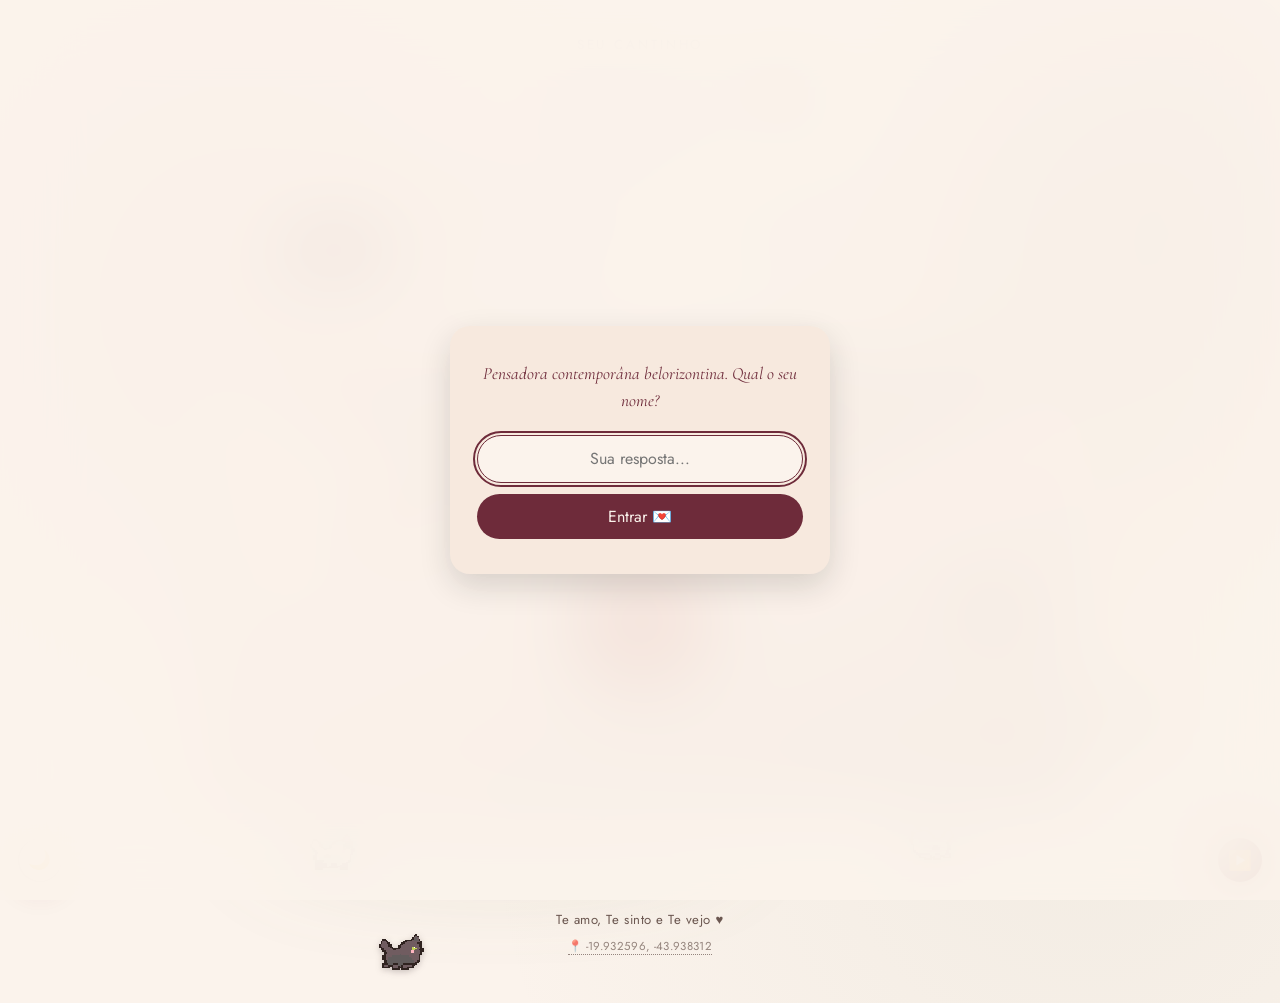
<file: index.html>
<!DOCTYPE html>
<html lang="pt-BR">
<head>
<meta charset="UTF-8">
<meta name="viewport" content="width=device-width, initial-scale=1.0">
<script>
  // Aplica o tema (claro/escuro) o mais cedo possível, antes da página
  // pintar na tela, pra não dar aquele "flash" da cor errada.
  try {
    var temaSalvo = localStorage.getItem("cantinho:tema");
    if (temaSalvo === "dark") document.documentElement.setAttribute("data-theme", "dark");
  } catch (e) { /* localStorage bloqueado — só usa o tema padrão */ }
</script>
<link rel="icon" type="image/png" sizes="32x32" href="img/favicon/favicon-32.png">
<link rel="icon" type="image/png" sizes="16x16" href="img/favicon/favicon-16.png">
<link rel="apple-touch-icon" sizes="180x180" href="img/favicon/apple-touch-icon.png">
<link rel="icon" href="img/favicon/favicon.ico">
<title>Para Você</title>
<link rel="preconnect" href="https://fonts.googleapis.com">
<link href="https://fonts.googleapis.com/css2?family=Cormorant+Garamond:ital,wght@0,500;0,600;1,500;1,600&family=Jost:wght@400;500&display=swap" rel="stylesheet">
<link rel="stylesheet" href="css/style.css">
</head>
<body data-page="inicio">
  <canvas id="aurora-bg" class="aurora-bg" aria-hidden="true"></canvas>
  <div id="site-lock" class="site-lock">
    <div class="site-lock-card">
      <p class="site-lock-question">
        Pensadora contemporâna belorizontina. Qual o seu nome?
      </p>
      <form id="site-lock-form" class="site-lock-form" autocomplete="off">
        <input type="text" id="site-lock-input" class="site-lock-input" placeholder="Sua resposta..." autocomplete="off" autocapitalize="off" spellcheck="false">
        <button type="submit" class="site-lock-button">Entrar 💌</button>
      </form>
      <p id="site-lock-erro" class="site-lock-erro" hidden>Não foi essa... tenta de novo 🐾</p>
    </div>
  </div>


<header class="site-header">
  <p class="site-subtitle">seu cantinho</p>
  <h1 class="site-title">Para Você</h1>

  <p class="love-counter-caption">juntos há:</p>
  <div class="love-counter" id="love-counter" aria-label="Tempo juntos">
    <div class="love-counter-item"><span class="love-counter-value" id="lc-anos">0</span><span class="love-counter-label">anos</span></div>
    <div class="love-counter-item"><span class="love-counter-value" id="lc-meses">0</span><span class="love-counter-label">meses</span></div>
    <div class="love-counter-item"><span class="love-counter-value" id="lc-dias">0</span><span class="love-counter-label">dias</span></div>
    <div class="love-counter-item"><span class="love-counter-value" id="lc-horas">00</span><span class="love-counter-label">h</span></div>
    <div class="love-counter-item"><span class="love-counter-value" id="lc-minutos">00</span><span class="love-counter-label">min</span></div>
    <div class="love-counter-item"><span class="love-counter-value" id="lc-segundos">00</span><span class="love-counter-label">seg</span></div>
  </div>

  <nav aria-label="Navegação principal">
    <ul class="stamp-nav">
      <li><a href="index.html" data-page="inicio"><span class="icon">🏠</span>Início</a></li>
      <li><a href="album.html" data-page="album"><span class="icon">🖼️</span>Álbum</a></li>
      <li><a href="bichinhos.html" data-page="bichinhos"><span class="icon">🐾</span>Bebês</a></li>
      <li><a href="musica.html" data-page="musica"><span class="icon">🎵</span>Música</a></li>
      <li><a href="filmes.html" data-page="filmes"><span class="icon">🎬</span>Assistir</a></li>
      <li><a href="receitas.html" data-page="receitas"><span class="icon">🍳</span>Receitas</a></li>
      <li><a href="roleta.html" data-page="roleta"><span class="icon">🎡</span>Roleta</a></li>
      <li><a href="desejos.html" data-page="desejos"><span class="icon">✨</span>Desejos</a></li>
      <li><a href="conquistas.html" data-page="conquistas"><span class="icon">🏆</span>Conquistas</a></li>
      <li><a href="capsula.html" data-page="capsula"><span class="icon">🔒</span>Cápsula</a></li>
    </ul>
  </nav>
</header>

<div id="page-content">
<main>
  <section class="card letter-card" id="letter-card">

    <div class="letter-content" id="letter-content" aria-hidden="true">
      <p class="letter-greeting">Feliz aniversário, meu amor 💌</p>
      <p class="lede" style="margin-top:0;">
        Espero que seu dia seja incrível, pode ter certeza que eu vou fazer de tudo
        pra que você tenha o melhor aniversário da sua vida. 
        É muito bom partilhar a vida contigo. Tenho muito orgulho de quem você é, 
        e de quem você está se tornando, nunca deixe nada te abalar, ou te colocar pra baixo, 
        você é mais forte que qualquer coisa e você pode tudo o que quiser.
      </p>
      <p class="lede">
        Parabéns pelos seus 21 anos, que esse novo ciclo seja cheio de coisas boas, risadas bobas, 
        viagens, muito dinheiro e muito, muito amor. Obrigado por existir do jeitinho que você é. 
        Eu te amo, te sinto e te vejo, hoje e sempre.♥️
      </p>
      <p class="letter-signature">Assinado,<br>Seu momo</p>
    </div>

    <div class="envelope-overlay" id="envelope-overlay">
      <div class="envelope-pocket"></div>
      <div class="envelope-flap" id="envelope-flap"></div>
      <button type="button" class="seal-button" id="seal-button" aria-expanded="false" aria-controls="letter-content" aria-label="Abrir a carta">
        <img src="img/selo-vz.png" alt="" class="seal-img" draggable="false">
      </button>
    </div>

  </section>
</main>

<footer class="site-footer">
  <p class="footer-line">Te amo, Te sinto e Te vejo ♥️</p>
  <a class="footer-coords" href="https://www.google.com/maps?q=-19.932596,-43.938312" target="_blank" rel="noopener">
    📍 -19.932596, -43.938312
  </a>
</footer>
</div><!-- /#page-content -->

<script src="js/script.js"></script>
<script>
  initSiteLock("Maia");
</script>
<script src="js/album-data.js"></script>
<script src="js/bichinhos-data.js"></script>
<script src="js/pets-data.js"></script>
<audio id="bgm-audio" src="audio/musica-fundo.mp3" preload="auto" loop></audio>
<button type="button" id="bgm-toggle" class="bgm-toggle" aria-pressed="false" aria-label="Tocar música de fundo">▶️</button>
<button type="button" id="theme-toggle" class="theme-toggle">🌙</button>
<script>
  initBackgroundMusic(13, 0.4);
  initThemeToggle();
  initLoveCounter("2025-06-19T23:35:00");
  initPetScene(PETS_BICHINHOS);
  initAuroraBackground();
</script>
<script src="js/router.js"></script>

<script data-page-init>
  initLetterSeal();
</script>

</body>
</html>
</file>
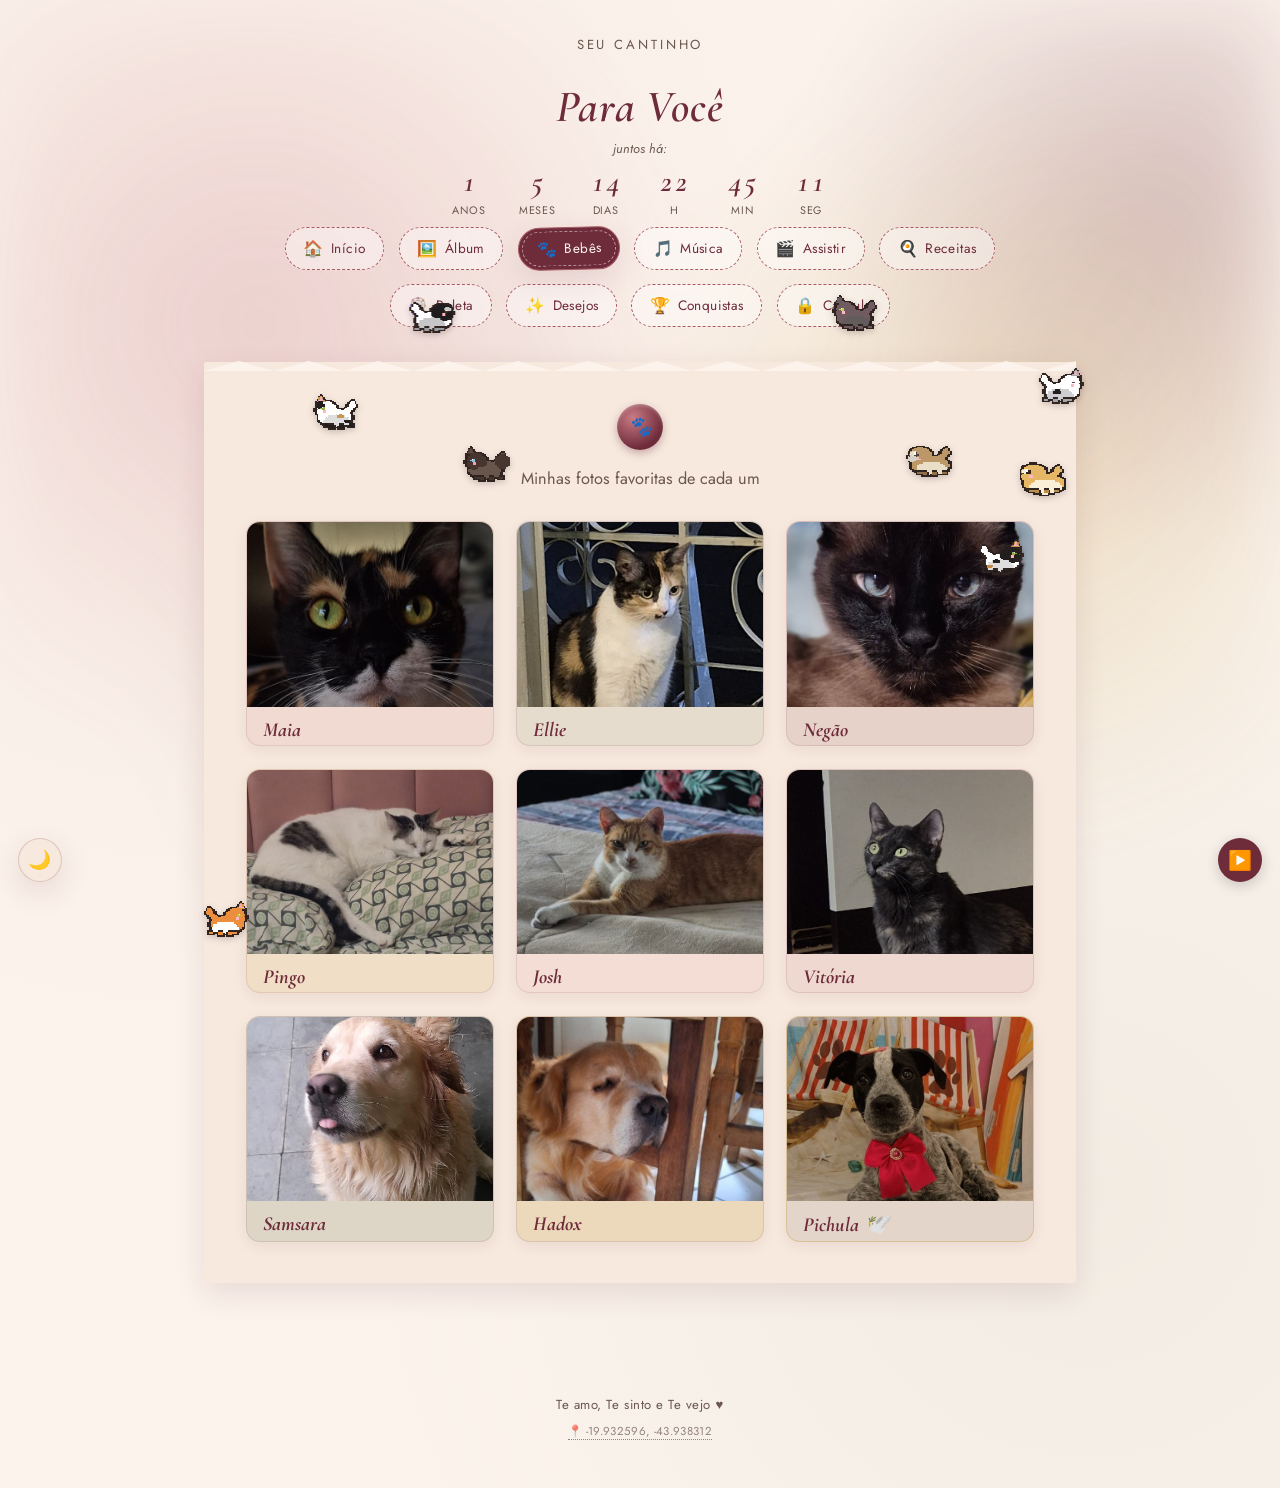
<file: bichinhos.html>
<!DOCTYPE html>
<html lang="pt-BR">
<head>
<meta charset="UTF-8">
<meta name="viewport" content="width=device-width, initial-scale=1.0">
<script>
  // Aplica o tema (claro/escuro) o mais cedo possível, antes da página
  // pintar na tela, pra não dar aquele "flash" da cor errada.
  try {
    var temaSalvo = localStorage.getItem("cantinho:tema");
    if (temaSalvo === "dark") document.documentElement.setAttribute("data-theme", "dark");
  } catch (e) { /* localStorage bloqueado — só usa o tema padrão */ }
</script>
<link rel="icon" type="image/png" sizes="32x32" href="img/favicon/favicon-32.png">
<link rel="icon" type="image/png" sizes="16x16" href="img/favicon/favicon-16.png">
<link rel="apple-touch-icon" sizes="180x180" href="img/favicon/apple-touch-icon.png">
<link rel="icon" href="img/favicon/favicon.ico">
<title>Bebês · Para Você</title>
<link rel="preconnect" href="https://fonts.googleapis.com">
<link href="https://fonts.googleapis.com/css2?family=Cormorant+Garamond:ital,wght@0,500;0,600;1,500;1,600&family=Jost:wght@400;500&display=swap" rel="stylesheet">
<link rel="stylesheet" href="css/style.css">
</head>
<body data-page="bichinhos">
  <canvas id="aurora-bg" class="aurora-bg" aria-hidden="true"></canvas>

<header class="site-header">
  <p class="site-subtitle">seu cantinho</p>
  <h1 class="site-title">Para Você</h1>

  <p class="love-counter-caption">juntos há:</p>
  <div class="love-counter" id="love-counter" aria-label="Tempo juntos">
    <div class="love-counter-item"><span class="love-counter-value" id="lc-anos">0</span><span class="love-counter-label">anos</span></div>
    <div class="love-counter-item"><span class="love-counter-value" id="lc-meses">0</span><span class="love-counter-label">meses</span></div>
    <div class="love-counter-item"><span class="love-counter-value" id="lc-dias">0</span><span class="love-counter-label">dias</span></div>
    <div class="love-counter-item"><span class="love-counter-value" id="lc-horas">00</span><span class="love-counter-label">h</span></div>
    <div class="love-counter-item"><span class="love-counter-value" id="lc-minutos">00</span><span class="love-counter-label">min</span></div>
    <div class="love-counter-item"><span class="love-counter-value" id="lc-segundos">00</span><span class="love-counter-label">seg</span></div>
  </div>

  <nav aria-label="Navegação principal">
    <ul class="stamp-nav">
      <li><a href="index.html" data-page="inicio"><span class="icon">🏠</span>Início</a></li>
      <li><a href="album.html" data-page="album"><span class="icon">🖼️</span>Álbum</a></li>
      <li><a href="bichinhos.html" data-page="bichinhos"><span class="icon">🐾</span>Bebês</a></li>
      <li><a href="musica.html" data-page="musica"><span class="icon">🎵</span>Música</a></li>
      <li><a href="filmes.html" data-page="filmes"><span class="icon">🎬</span>Assistir</a></li>
      <li><a href="receitas.html" data-page="receitas"><span class="icon">🍳</span>Receitas</a></li>
      <li><a href="roleta.html" data-page="roleta"><span class="icon">🎡</span>Roleta</a></li>
      <li><a href="desejos.html" data-page="desejos"><span class="icon">✨</span>Desejos</a></li>
      <li><a href="conquistas.html" data-page="conquistas"><span class="icon">🏆</span>Conquistas</a></li>
      <li><a href="capsula.html" data-page="capsula"><span class="icon">🔒</span>Cápsula</a></li>
    </ul>
  </nav>
</header>

<div id="page-content">
<main>
  <section class="card" style="text-align:center;">
    <div class="wax-seal" aria-hidden="true" style="margin:0 auto;">🐾</div>
    <p class="lede" style="margin:1rem auto 0;">Minhas fotos favoritas de cada um</p>

    <div class="pet-bio-grid">

      <article class="pet-bio-card" data-pet-id="maia">
        <img src="img/bichinhos/maia.jpg" alt="Maia" loading="lazy" style="object-position: center 15%;">
        <h3>Maia</h3>
      </article>

      <article class="pet-bio-card" data-pet-id="ellie">
        <img src="img/bichinhos/ellie.jpg" alt="Ellie" loading="lazy">
        <h3>Ellie</h3>
      </article>

      <article class="pet-bio-card" data-pet-id="negao">
        <img src="img/bichinhos/negao.jpg" alt="Negão" loading="lazy" style="object-position: center 45%;">
        <h3>Negão</h3>
      </article>

      <article class="pet-bio-card" data-pet-id="pingo">
        <img src="img/bichinhos/pingo.jpg" alt="Pingo" loading="lazy" style="object-position: center 38%;">
        <h3>Pingo</h3>
      </article>

      <article class="pet-bio-card" data-pet-id="josh">
        <img src="img/bichinhos/josh.jpg" alt="Josh" loading="lazy">
        <h3>Josh</h3>
      </article>

      <article class="pet-bio-card" data-pet-id="vitoria">
        <img src="img/bichinhos/vitoria.jpg" alt="Vitória" loading="lazy">
        <h3>Vitória</h3>
      </article>

      <article class="pet-bio-card" data-pet-id="sansara">
        <img src="img/bichinhos/samsara.jpg" alt="Samsara" loading="lazy">
        <h3>Samsara</h3>
      </article>

      <article class="pet-bio-card" data-pet-id="hadox">
        <img src="img/bichinhos/hadox.jpg" alt="Hadox" loading="lazy" style="object-position: center 32%;">
        <h3>Hadox</h3>
      </article>

      <article class="pet-bio-card is-memory" data-pet-id="pichula">
        <img src="img/bichinhos/pichula.jpg" alt="Pichula" loading="lazy" style="object-position: center 28%;">
        <h3>Pichula <span aria-hidden="true">🕊️</span></h3>
      </article>

    </div>
  </section>
</main>

<footer class="site-footer">
  <p class="footer-line">Te amo, Te sinto e Te vejo ♥️</p>
  <a class="footer-coords" href="https://www.google.com/maps?q=-19.932596,-43.938312" target="_blank" rel="noopener">
    📍 -19.932596, -43.938312
  </a>
</footer>
</div><!-- /#page-content -->

<script src="js/script.js"></script>
<script src="js/album-data.js"></script>
<script src="js/bichinhos-data.js"></script>
<script src="js/pets-data.js"></script>
<audio id="bgm-audio" src="audio/musica-fundo.mp3" preload="auto" loop></audio>
<button type="button" id="bgm-toggle" class="bgm-toggle" aria-pressed="false" aria-label="Tocar música de fundo">▶️</button>
<button type="button" id="theme-toggle" class="theme-toggle">🌙</button>
<script>
  initBackgroundMusic(13, 0.4);
  initThemeToggle();
  initLoveCounter("2025-06-19T23:35:00");
  initPetScene(PETS_BICHINHOS);
  initAuroraBackground();
</script>
<script src="js/router.js"></script>

<script data-page-init>
  initBichinhosGaleria(".pet-bio-card", BICHINHOS_GALERIA);
</script>
</body>
</html>
</file>
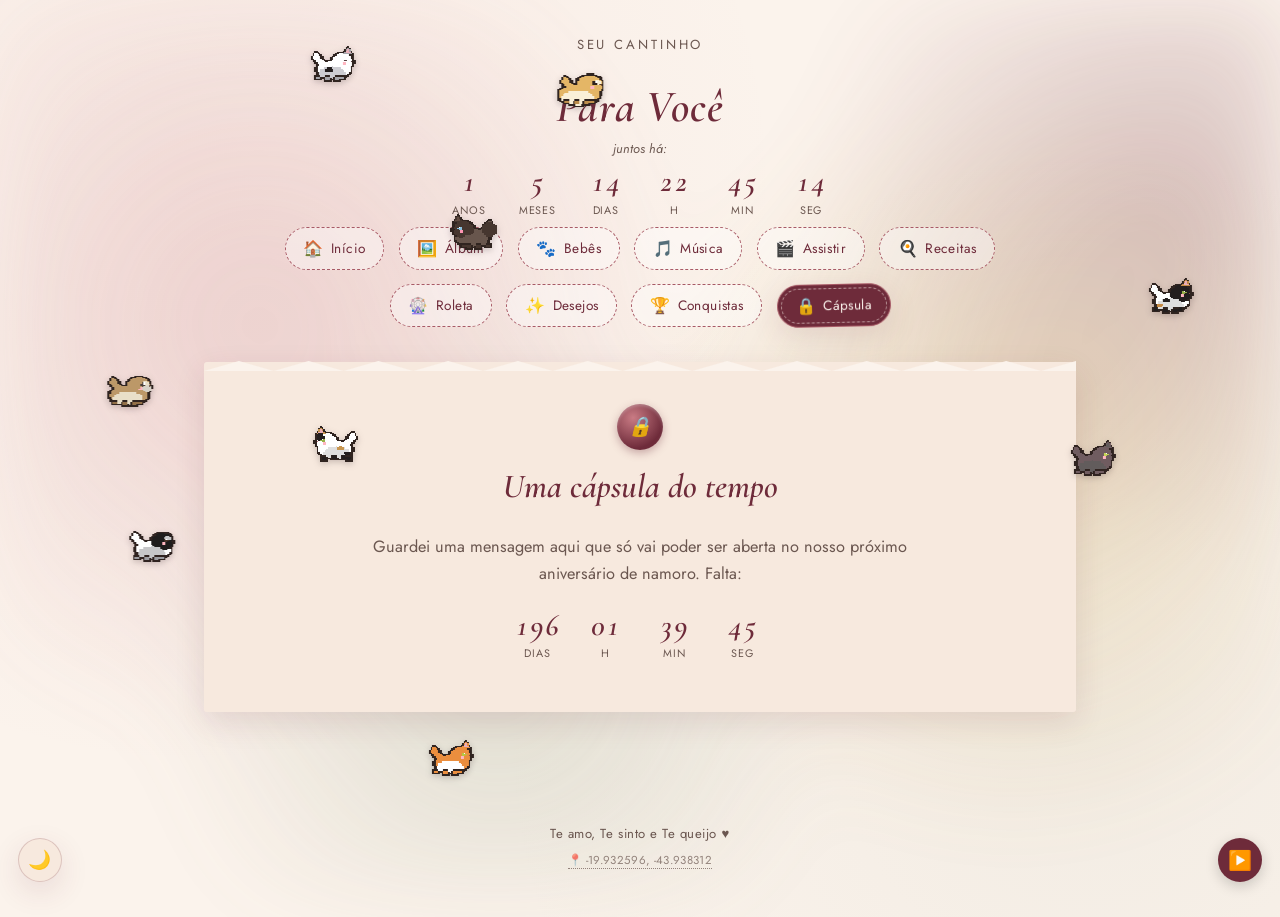
<file: capsula.html>
<!DOCTYPE html>
<html lang="pt-BR">
<head>
<meta charset="UTF-8">
<meta name="viewport" content="width=device-width, initial-scale=1.0">
<script>
  // Aplica o tema (claro/escuro) o mais cedo possível, antes da página
  // pintar na tela, pra não dar aquele "flash" da cor errada.
  try {
    var temaSalvo = localStorage.getItem("cantinho:tema");
    if (temaSalvo === "dark") document.documentElement.setAttribute("data-theme", "dark");
  } catch (e) { /* localStorage bloqueado — só usa o tema padrão */ }
</script>
<link rel="icon" type="image/png" sizes="32x32" href="img/favicon/favicon-32.png">
<link rel="icon" type="image/png" sizes="16x16" href="img/favicon/favicon-16.png">
<link rel="apple-touch-icon" sizes="180x180" href="img/favicon/apple-touch-icon.png">
<link rel="icon" href="img/favicon/favicon.ico">
<title>Cápsula do Tempo · Para Você</title>
<link rel="preconnect" href="https://fonts.googleapis.com">
<link href="https://fonts.googleapis.com/css2?family=Cormorant+Garamond:ital,wght@0,500;0,600;1,500;1,600&family=Jost:wght@400;500&display=swap" rel="stylesheet">
<link rel="stylesheet" href="css/style.css">
</head>
<body data-page="capsula">
  <canvas id="aurora-bg" class="aurora-bg" aria-hidden="true"></canvas>

<header class="site-header">
  <p class="site-subtitle">seu cantinho</p>
  <h1 class="site-title">Para Você</h1>

  <p class="love-counter-caption">juntos há:</p>
  <div class="love-counter" id="love-counter" aria-label="Tempo juntos">
    <div class="love-counter-item"><span class="love-counter-value" id="lc-anos">0</span><span class="love-counter-label">anos</span></div>
    <div class="love-counter-item"><span class="love-counter-value" id="lc-meses">0</span><span class="love-counter-label">meses</span></div>
    <div class="love-counter-item"><span class="love-counter-value" id="lc-dias">0</span><span class="love-counter-label">dias</span></div>
    <div class="love-counter-item"><span class="love-counter-value" id="lc-horas">00</span><span class="love-counter-label">h</span></div>
    <div class="love-counter-item"><span class="love-counter-value" id="lc-minutos">00</span><span class="love-counter-label">min</span></div>
    <div class="love-counter-item"><span class="love-counter-value" id="lc-segundos">00</span><span class="love-counter-label">seg</span></div>
  </div>

  <nav aria-label="Navegação principal">
    <ul class="stamp-nav">
      <li><a href="index.html" data-page="inicio"><span class="icon">🏠</span>Início</a></li>
      <li><a href="album.html" data-page="album"><span class="icon">🖼️</span>Álbum</a></li>
      <li><a href="bichinhos.html" data-page="bichinhos"><span class="icon">🐾</span>Bebês</a></li>
      <li><a href="musica.html" data-page="musica"><span class="icon">🎵</span>Música</a></li>
      <li><a href="filmes.html" data-page="filmes"><span class="icon">🎬</span>Assistir</a></li>
      <li><a href="receitas.html" data-page="receitas"><span class="icon">🍳</span>Receitas</a></li>
      <li><a href="roleta.html" data-page="roleta"><span class="icon">🎡</span>Roleta</a></li>
      <li><a href="desejos.html" data-page="desejos"><span class="icon">✨</span>Desejos</a></li>
      <li><a href="conquistas.html" data-page="conquistas"><span class="icon">🏆</span>Conquistas</a></li>
      <li><a href="capsula.html" data-page="capsula"><span class="icon">🔒</span>Cápsula</a></li>
    </ul>
  </nav>
</header>

<div id="page-content">
<main>
  <section class="card" style="text-align:center;">

    <div id="capsula-wrap" class="capsula-wrap">

    <div id="capsula-lacrada">
      <div class="wax-seal" aria-hidden="true" style="margin:0 auto;">🔒</div>
      <h2 class="section-title" style="margin-top:1rem;">Uma cápsula do tempo</h2>
      <p class="lede" style="margin:0 auto;">
        Guardei uma mensagem aqui que só vai poder ser aberta no nosso próximo
        aniversário de namoro. Falta:
      </p>

      <div class="love-counter capsula-countdown" aria-label="Tempo até abrir">
        <div class="love-counter-item"><span class="love-counter-value" id="cap-dias">0</span><span class="love-counter-label">dias</span></div>
        <div class="love-counter-item"><span class="love-counter-value" id="cap-horas">00</span><span class="love-counter-label">h</span></div>
        <div class="love-counter-item"><span class="love-counter-value" id="cap-minutos">00</span><span class="love-counter-label">min</span></div>
        <div class="love-counter-item"><span class="love-counter-value" id="cap-segundos">00</span><span class="love-counter-label">seg</span></div>
      </div>
    </div>

    <div id="capsula-aberta" hidden>
      <div class="wax-seal" aria-hidden="true" style="margin:0 auto;">💌</div>
      <h2 class="section-title" style="margin-top:1rem;">Chegou o dia!</h2>
      <p class="lede" style="margin:0 auto;">
        <!-- Escreva aqui a mensagem da cápsula do tempo. -->
       Meu amor, espero que eu esteja do seu ladinho enquanto você esteja lendo isso,
        e em um lugar lindo que demoramos MUITO pra escolher, é muito esquisito
        escrever isso um ano antes KKKK e assim como você, eu amo ser brega contigo.
        Amo como somos verdadeiros um com o outro, amo o jeito que nós nos cuidamos e como nos resolvemos, 
        (Sei que se eu tiver que ir da Argentina ao Canadá você vai estar do meu lado,
        e eu te acompanharei nas mais malucas das suas aventuras), amo sonhar junto a
        ti e amo o jeito que nós nos amamos. Sei que juntos podemos conquistar o mundo, e to louco pra descobrir ele com
        você, peço a Deus pra ser digno de estar ao seu lado, essa pessoa incrível,
        inteligente, tão segura de si e que sabe e corre atrás do que quer. Obrigado
        por sempre me apoiar e acreditar em mim quando nem eu mesmo acredito. Obrigado
        por existir, por ser você e por me fazer eu mesmo novamente. Você é a coisa
        mais preciosa que Deus colocou no meu caminho, e eu só tenho a agradecer todos
        os dias a namorada incrível que eu tenho e a mulher maravilhosa que você vem se tornando.
		Tenho muito orgulho de ti e de tudo que você vem conquistando, e to muito ansioso pra tudo
		o que vamos conquistar juntos.
        Feliz 2 anos de nós princesa.
      </p>
      <p class="lede" style="margin:1.1rem auto 0;">
	Eu te amo, Te sinto e Te bejo ♥️

      </p>

      <div id="capsula-music" class="capsula-music"></div>
    </div>

    </div>

  </section>
</main>

<footer class="site-footer">
  <p class="footer-line">Te amo, Te sinto e Te queijo ♥️</p>
  <a class="footer-coords" href="https://www.google.com/maps?q=-19.932596,-43.938312" target="_blank" rel="noopener">
    📍 -19.932596, -43.938312
  </a>
</footer>
</div><!-- /#page-content -->

<script src="js/script.js"></script>
<script src="js/album-data.js"></script>
<script src="js/bichinhos-data.js"></script>
<script src="js/pets-data.js"></script>
<audio id="bgm-audio" src="audio/musica-fundo.mp3" preload="auto" loop></audio>
<button type="button" id="bgm-toggle" class="bgm-toggle" aria-pressed="false" aria-label="Tocar música de fundo">▶️</button>
<button type="button" id="theme-toggle" class="theme-toggle">🌙</button>
<script>
  initBackgroundMusic(13, 0.4);
  initThemeToggle();
  initLoveCounter("2025-06-19T23:35:00");
  initPetScene(PETS_BICHINHOS);
  initAuroraBackground();
</script>
<script src="js/router.js"></script>

<script data-page-init>
  initTimeCapsule("2027-06-19T00:00:00", "qzg4ID1IMl0");
</script>
</body>
</html>
</file>
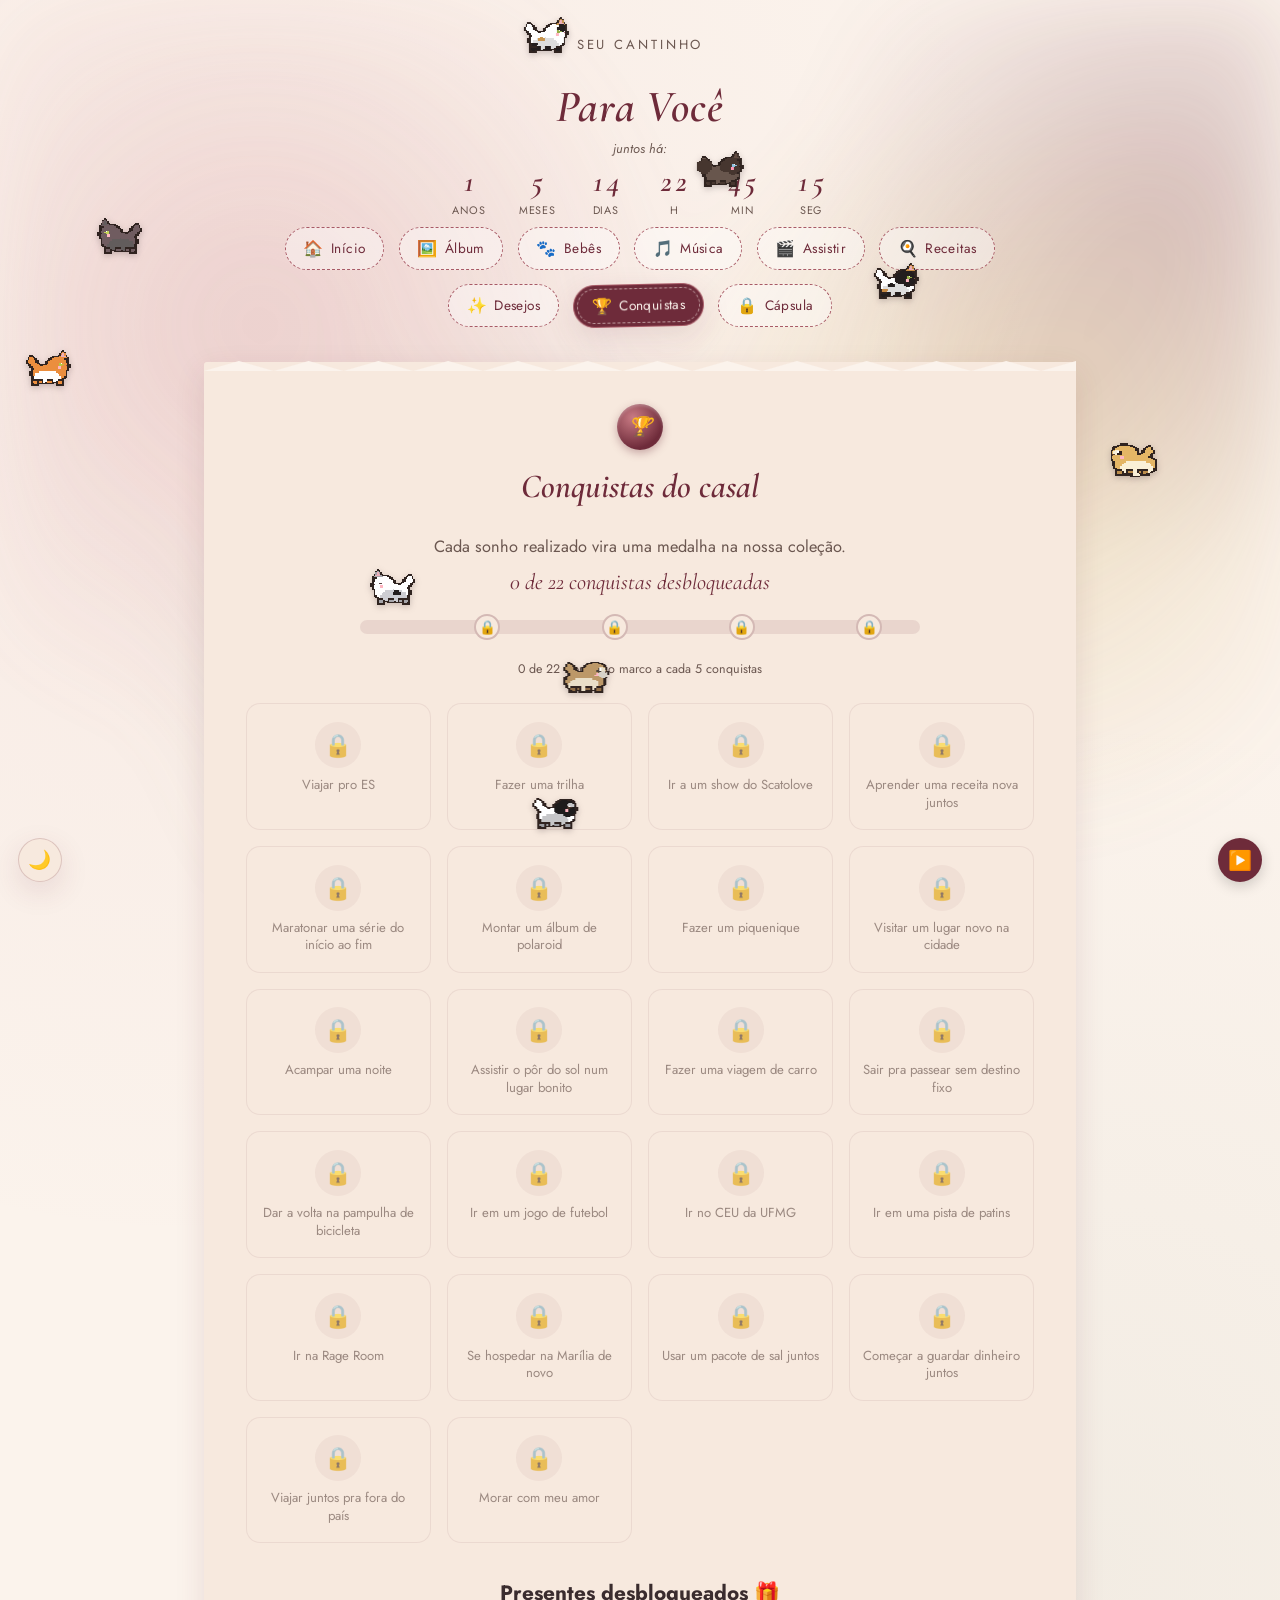
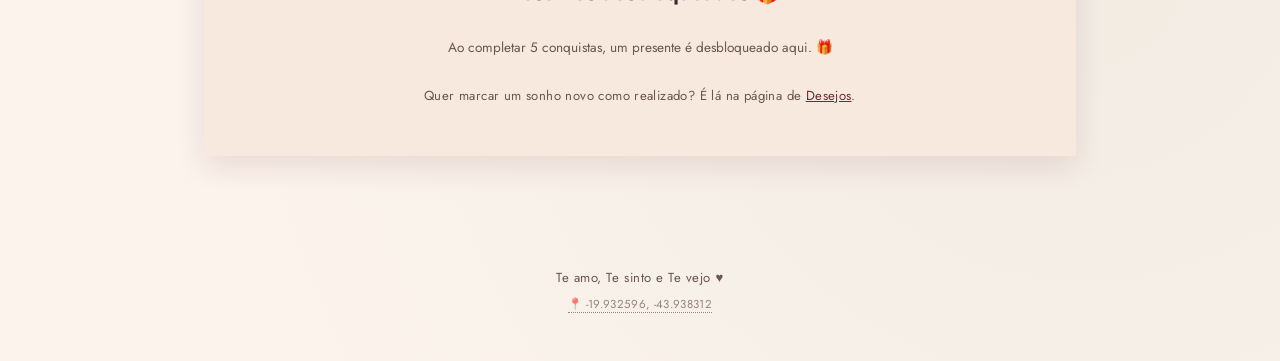
<file: conquistas.html>
<!DOCTYPE html>
<html lang="pt-BR">
<head>
<meta charset="UTF-8">
<meta name="viewport" content="width=device-width, initial-scale=1.0">
<script>
  // Aplica o tema (claro/escuro) o mais cedo possível, antes da página
  // pintar na tela, pra não dar aquele "flash" da cor errada.
  try {
    var temaSalvo = localStorage.getItem("cantinho:tema");
    if (temaSalvo === "dark") document.documentElement.setAttribute("data-theme", "dark");
  } catch (e) { /* localStorage bloqueado — só usa o tema padrão */ }
</script>
<link rel="icon" type="image/png" sizes="32x32" href="img/favicon/favicon-32.png">
<link rel="icon" type="image/png" sizes="16x16" href="img/favicon/favicon-16.png">
<link rel="apple-touch-icon" sizes="180x180" href="img/favicon/apple-touch-icon.png">
<link rel="icon" href="img/favicon/favicon.ico">
<title>Conquistas · Para Você</title>
<link rel="preconnect" href="https://fonts.googleapis.com">
<link href="https://fonts.googleapis.com/css2?family=Cormorant+Garamond:ital,wght@0,500;0,600;1,500;1,600&family=Jost:wght@400;500&display=swap" rel="stylesheet">
<link rel="stylesheet" href="css/style.css">
</head>
<body data-page="conquistas">
  <canvas id="aurora-bg" class="aurora-bg" aria-hidden="true"></canvas>

<header class="site-header">
  <p class="site-subtitle">seu cantinho</p>
  <h1 class="site-title">Para Você</h1>

  <p class="love-counter-caption">juntos há:</p>
  <div class="love-counter" id="love-counter" aria-label="Tempo juntos">
    <div class="love-counter-item"><span class="love-counter-value" id="lc-anos">0</span><span class="love-counter-label">anos</span></div>
    <div class="love-counter-item"><span class="love-counter-value" id="lc-meses">0</span><span class="love-counter-label">meses</span></div>
    <div class="love-counter-item"><span class="love-counter-value" id="lc-dias">0</span><span class="love-counter-label">dias</span></div>
    <div class="love-counter-item"><span class="love-counter-value" id="lc-horas">00</span><span class="love-counter-label">h</span></div>
    <div class="love-counter-item"><span class="love-counter-value" id="lc-minutos">00</span><span class="love-counter-label">min</span></div>
    <div class="love-counter-item"><span class="love-counter-value" id="lc-segundos">00</span><span class="love-counter-label">seg</span></div>
  </div>

  <nav aria-label="Navegação principal">
    <ul class="stamp-nav">
      <li><a href="index.html" data-page="inicio"><span class="icon">🏠</span>Início</a></li>
      <li><a href="album.html" data-page="album"><span class="icon">🖼️</span>Álbum</a></li>
      <li><a href="bichinhos.html" data-page="bichinhos"><span class="icon">🐾</span>Bebês</a></li>
      <li><a href="musica.html" data-page="musica"><span class="icon">🎵</span>Música</a></li>
      <li><a href="filmes.html" data-page="filmes"><span class="icon">🎬</span>Assistir</a></li>
      <li><a href="receitas.html" data-page="receitas"><span class="icon">🍳</span>Receitas</a></li>
      <li><a href="desejos.html" data-page="desejos"><span class="icon">✨</span>Desejos</a></li>
      <li><a href="conquistas.html" data-page="conquistas"><span class="icon">🏆</span>Conquistas</a></li>
      <li><a href="capsula.html" data-page="capsula"><span class="icon">🔒</span>Cápsula</a></li>
    </ul>
  </nav>
</header>

<div id="page-content">
<main>
  <section class="card" style="text-align:center;">
    <div class="wax-seal" aria-hidden="true" style="margin:0 auto;">🏆</div>
    <h2 class="section-title" style="margin-top:1rem;">Conquistas do casal</h2>
    <p class="lede" style="margin:0 auto;">Cada sonho realizado vira uma medalha na nossa coleção.</p>

    <p class="conquistas-resumo" id="conquistas-resumo"></p>
    <div class="conquistas-progresso" id="conquistas-progresso"></div>
    <div class="conquistas-grid" id="conquistas-grid"></div>

    <h3 class="section-title" style="margin-top:2.2rem; font-size:1.3rem;">Presentes desbloqueados 🎁</h3>
    <div class="conquistas-presentes" id="conquistas-presentes"></div>

    <p class="wishlist-contador" style="margin-top:1.8rem;">
      Quer marcar um sonho novo como realizado? É lá na página de
      <a href="desejos.html" style="text-decoration:underline; color:var(--wine);">Desejos</a>.
    </p>
  </section>
</main>

<footer class="site-footer">
  <p class="footer-line">Te amo, Te sinto e Te vejo ♥️</p>
  <a class="footer-coords" href="https://www.google.com/maps?q=-19.932596,-43.938312" target="_blank" rel="noopener">
    📍 -19.932596, -43.938312
  </a>
</footer>
</div><!-- /#page-content -->

<script src="js/script.js"></script>
<script src="js/album-data.js"></script>
<script src="js/bichinhos-data.js"></script>
<script src="js/pets-data.js"></script>
<audio id="bgm-audio" src="audio/musica-fundo.mp3" preload="auto" loop></audio>
<button type="button" id="bgm-toggle" class="bgm-toggle" aria-pressed="false" aria-label="Tocar música de fundo">▶️</button>
<button type="button" id="theme-toggle" class="theme-toggle">🌙</button>
<script>
  initBackgroundMusic(13, 0.4);
  initThemeToggle();
  initLoveCounter("2025-06-19T23:35:00");
  initPetScene(PETS_BICHINHOS);
  initAuroraBackground();
</script>
<script src="js/router.js"></script>

<script data-page-init>
  initConquistas({
    gridId: "conquistas-grid",
    items: DESEJOS,
    storageKey: "desejos",
    resumoId: "conquistas-resumo",
    progressoId: "conquistas-progresso",
    presentesId: "conquistas-presentes",
    presentes: PRESENTES,
    passoMarco: 5,
  });
</script>
</body>
</html>
</file>
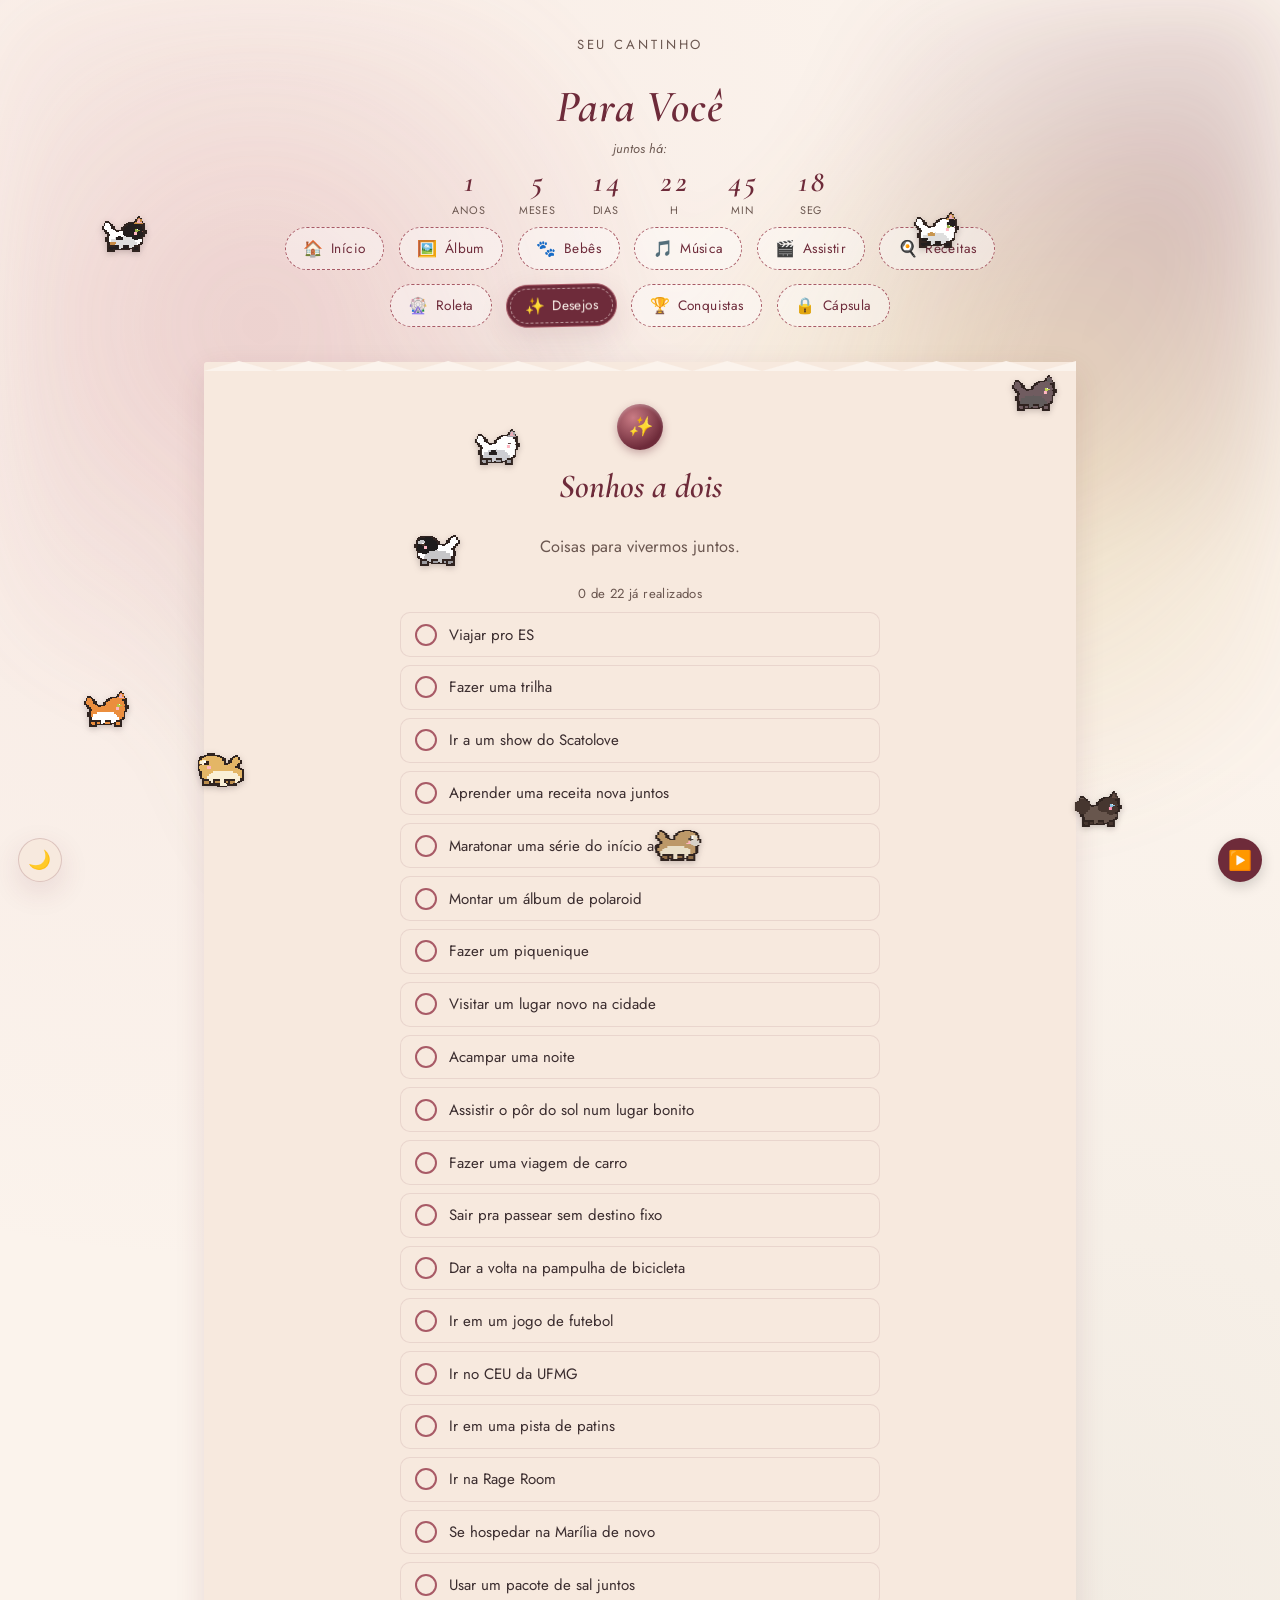
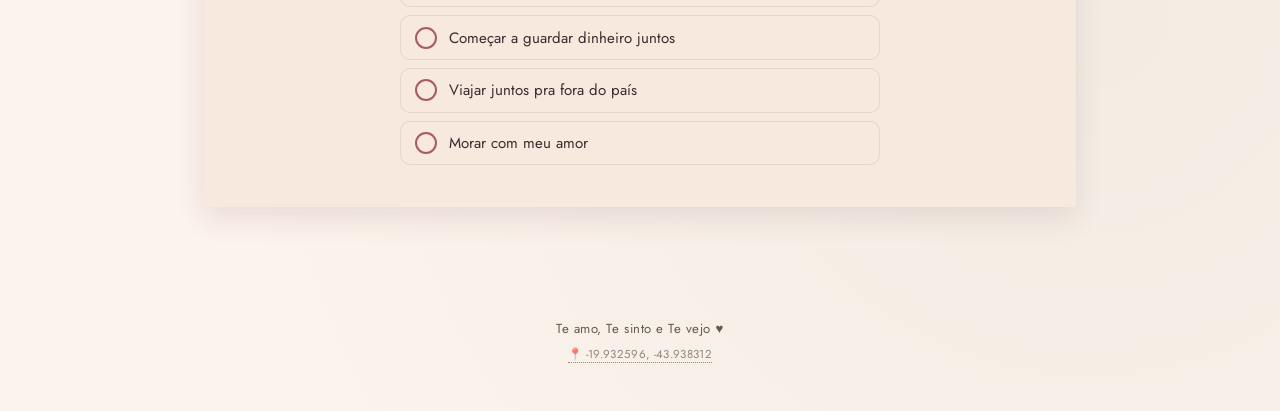
<file: desejos.html>
<!DOCTYPE html>
<html lang="pt-BR">
<head>
<meta charset="UTF-8">
<meta name="viewport" content="width=device-width, initial-scale=1.0">
<script>
  // Aplica o tema (claro/escuro) o mais cedo possível, antes da página
  // pintar na tela, pra não dar aquele "flash" da cor errada.
  try {
    var temaSalvo = localStorage.getItem("cantinho:tema");
    if (temaSalvo === "dark") document.documentElement.setAttribute("data-theme", "dark");
  } catch (e) { /* localStorage bloqueado — só usa o tema padrão */ }
</script>
<link rel="icon" type="image/png" sizes="32x32" href="img/favicon/favicon-32.png">
<link rel="icon" type="image/png" sizes="16x16" href="img/favicon/favicon-16.png">
<link rel="apple-touch-icon" sizes="180x180" href="img/favicon/apple-touch-icon.png">
<link rel="icon" href="img/favicon/favicon.ico">
<title>Desejos · Para Você</title>
<link rel="preconnect" href="https://fonts.googleapis.com">
<link href="https://fonts.googleapis.com/css2?family=Cormorant+Garamond:ital,wght@0,500;0,600;1,500;1,600&family=Jost:wght@400;500&display=swap" rel="stylesheet">
<link rel="stylesheet" href="css/style.css">
</head>
<body data-page="desejos">
  <canvas id="aurora-bg" class="aurora-bg" aria-hidden="true"></canvas>

<header class="site-header">
  <p class="site-subtitle">seu cantinho</p>
  <h1 class="site-title">Para Você</h1>

  <p class="love-counter-caption">juntos há:</p>
  <div class="love-counter" id="love-counter" aria-label="Tempo juntos">
    <div class="love-counter-item"><span class="love-counter-value" id="lc-anos">0</span><span class="love-counter-label">anos</span></div>
    <div class="love-counter-item"><span class="love-counter-value" id="lc-meses">0</span><span class="love-counter-label">meses</span></div>
    <div class="love-counter-item"><span class="love-counter-value" id="lc-dias">0</span><span class="love-counter-label">dias</span></div>
    <div class="love-counter-item"><span class="love-counter-value" id="lc-horas">00</span><span class="love-counter-label">h</span></div>
    <div class="love-counter-item"><span class="love-counter-value" id="lc-minutos">00</span><span class="love-counter-label">min</span></div>
    <div class="love-counter-item"><span class="love-counter-value" id="lc-segundos">00</span><span class="love-counter-label">seg</span></div>
  </div>

  <nav aria-label="Navegação principal">
    <ul class="stamp-nav">
      <li><a href="index.html" data-page="inicio"><span class="icon">🏠</span>Início</a></li>
      <li><a href="album.html" data-page="album"><span class="icon">🖼️</span>Álbum</a></li>
      <li><a href="bichinhos.html" data-page="bichinhos"><span class="icon">🐾</span>Bebês</a></li>
      <li><a href="musica.html" data-page="musica"><span class="icon">🎵</span>Música</a></li>
      <li><a href="filmes.html" data-page="filmes"><span class="icon">🎬</span>Assistir</a></li>
      <li><a href="receitas.html" data-page="receitas"><span class="icon">🍳</span>Receitas</a></li>
      <li><a href="roleta.html" data-page="roleta"><span class="icon">🎡</span>Roleta</a></li>
      <li><a href="desejos.html" data-page="desejos"><span class="icon">✨</span>Desejos</a></li>
      <li><a href="conquistas.html" data-page="conquistas"><span class="icon">🏆</span>Conquistas</a></li>
      <li><a href="capsula.html" data-page="capsula"><span class="icon">🔒</span>Cápsula</a></li>
    </ul>
  </nav>
</header>

<div id="page-content">
<main>
  <section class="card" style="text-align:center;">
    <div class="wax-seal" aria-hidden="true" style="margin:0 auto;">✨</div>
    <h2 class="section-title" style="margin-top:1rem;">Sonhos a dois</h2>
    <p class="lede" style="margin:0 auto;">Coisas para vivermos juntos.</p>

    <p class="wishlist-contador" id="desejos-lista-contador"></p>
    <ul class="wishlist" id="desejos-lista"></ul>
  </section>
</main>

<footer class="site-footer">
  <p class="footer-line">Te amo, Te sinto e Te vejo ♥️</p>
  <a class="footer-coords" href="https://www.google.com/maps?q=-19.932596,-43.938312" target="_blank" rel="noopener">
    📍 -19.932596, -43.938312
  </a>
</footer>
</div><!-- /#page-content -->

<script src="js/script.js"></script>
<script src="js/album-data.js"></script>
<script src="js/bichinhos-data.js"></script>
<script src="js/pets-data.js"></script>
<audio id="bgm-audio" src="audio/musica-fundo.mp3" preload="auto" loop></audio>
<button type="button" id="bgm-toggle" class="bgm-toggle" aria-pressed="false" aria-label="Tocar música de fundo">▶️</button>
<button type="button" id="theme-toggle" class="theme-toggle">🌙</button>
<script>
  initBackgroundMusic(13, 0.4);
  initThemeToggle();
  initLoveCounter("2025-06-19T23:35:00");
  initPetScene(PETS_BICHINHOS);
  initAuroraBackground();
</script>
<script src="js/router.js"></script>

<script data-page-init>
  initWishlist("desejos-lista", DESEJOS, "desejos");
</script>
</body>
</html>
</file>
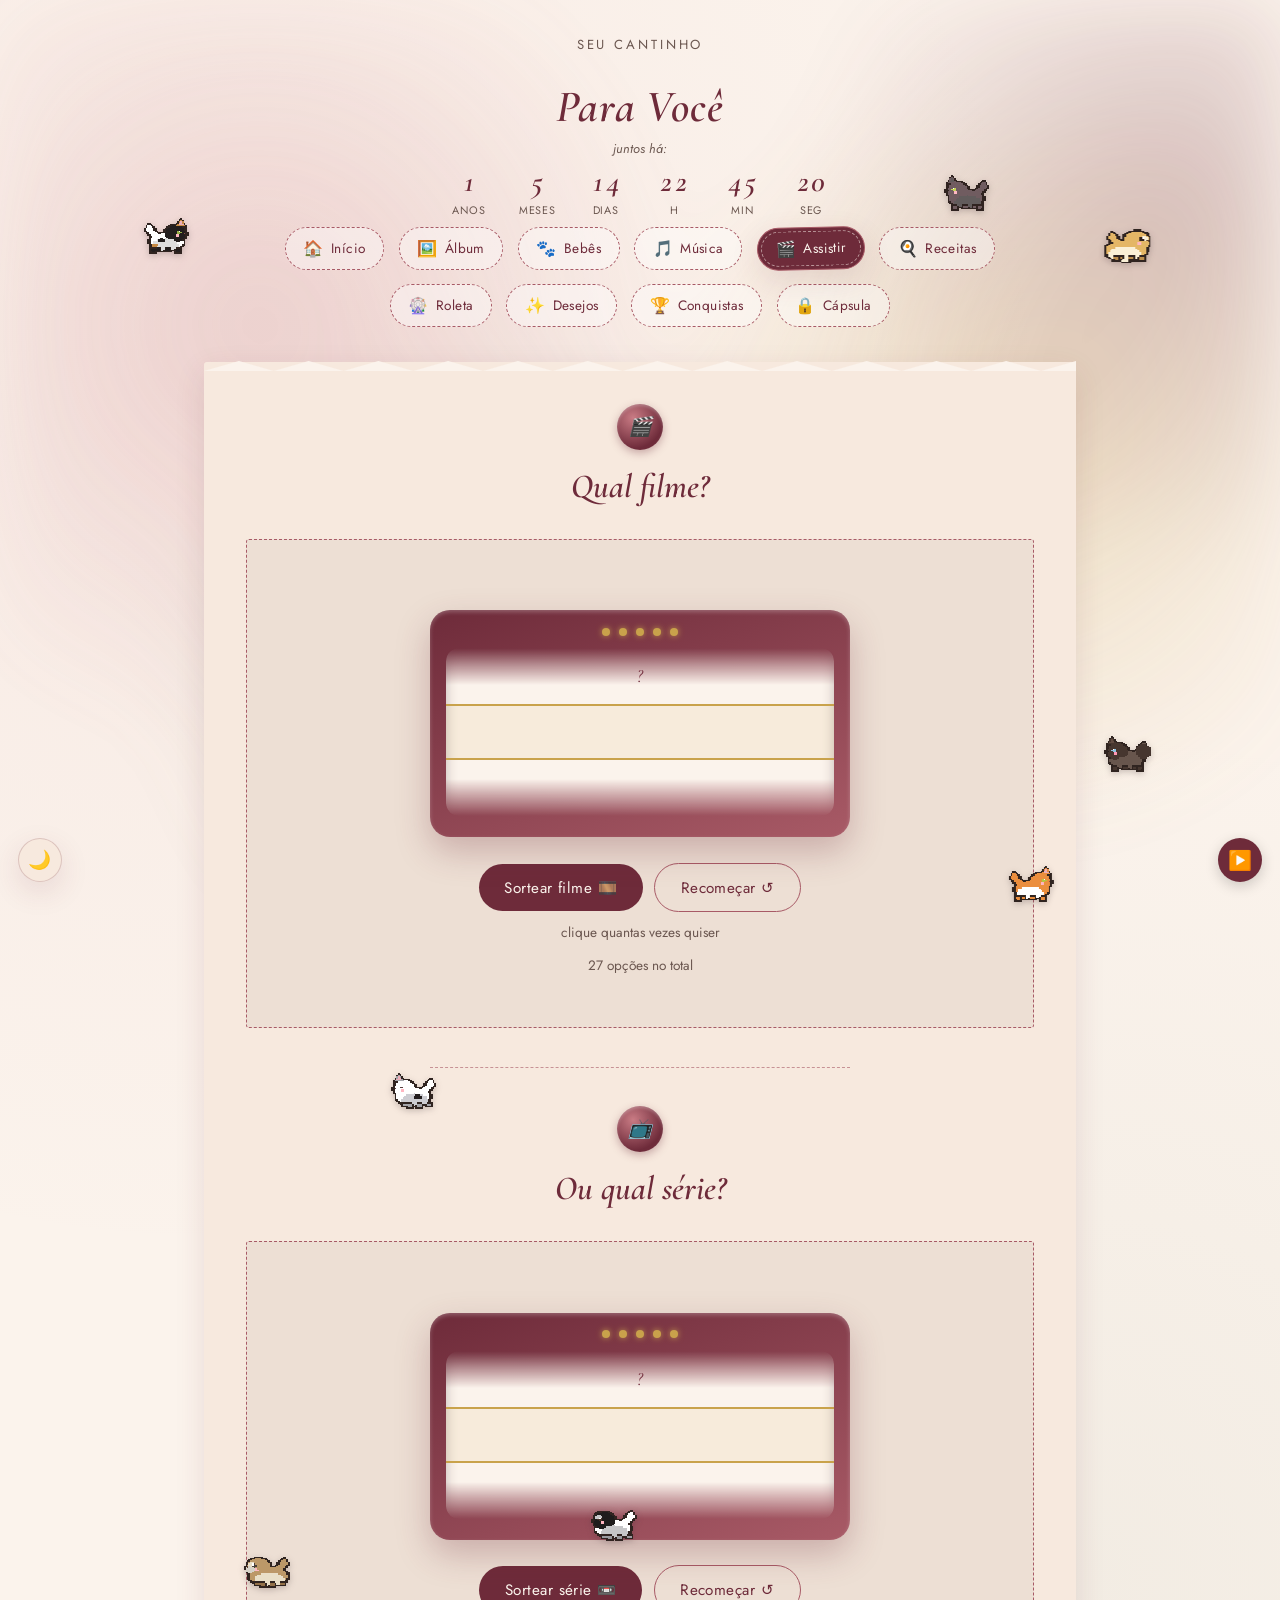
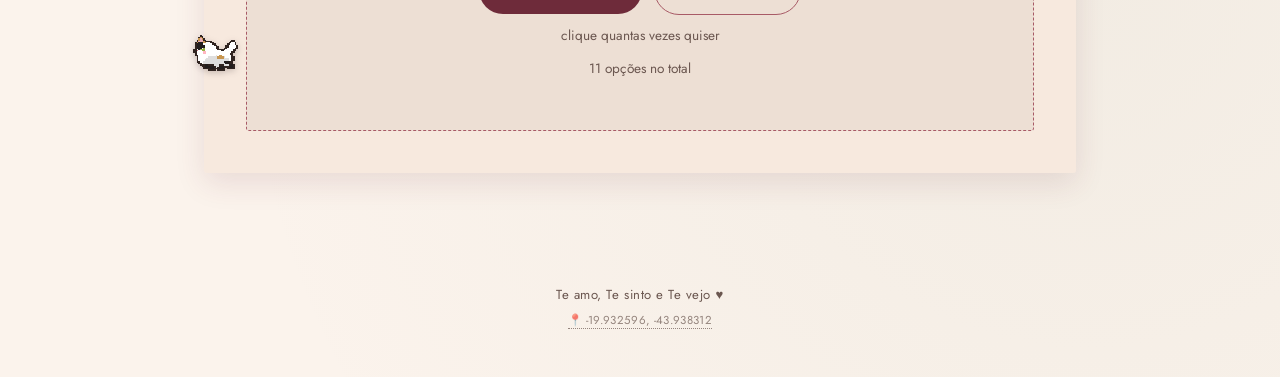
<file: filmes.html>
<!DOCTYPE html>
<html lang="pt-BR">
<head>
<meta charset="UTF-8">
<meta name="viewport" content="width=device-width, initial-scale=1.0">
<script>
  // Aplica o tema (claro/escuro) o mais cedo possível, antes da página
  // pintar na tela, pra não dar aquele "flash" da cor errada.
  try {
    var temaSalvo = localStorage.getItem("cantinho:tema");
    if (temaSalvo === "dark") document.documentElement.setAttribute("data-theme", "dark");
  } catch (e) { /* localStorage bloqueado — só usa o tema padrão */ }
</script>
<link rel="icon" type="image/png" sizes="32x32" href="img/favicon/favicon-32.png">
<link rel="icon" type="image/png" sizes="16x16" href="img/favicon/favicon-16.png">
<link rel="apple-touch-icon" sizes="180x180" href="img/favicon/apple-touch-icon.png">
<link rel="icon" href="img/favicon/favicon.ico">
<title>Assistir · Para Você</title>
<link rel="preconnect" href="https://fonts.googleapis.com">
<link href="https://fonts.googleapis.com/css2?family=Cormorant+Garamond:ital,wght@0,500;0,600;1,500;1,600&family=Jost:wght@400;500&display=swap" rel="stylesheet">
<link rel="stylesheet" href="css/style.css">
</head>
<body data-page="filmes">
  <canvas id="aurora-bg" class="aurora-bg" aria-hidden="true"></canvas>

<header class="site-header">
  <p class="site-subtitle">seu cantinho</p>
  <h1 class="site-title">Para Você</h1>

  <p class="love-counter-caption">juntos há:</p>
  <div class="love-counter" id="love-counter" aria-label="Tempo juntos">
    <div class="love-counter-item"><span class="love-counter-value" id="lc-anos">0</span><span class="love-counter-label">anos</span></div>
    <div class="love-counter-item"><span class="love-counter-value" id="lc-meses">0</span><span class="love-counter-label">meses</span></div>
    <div class="love-counter-item"><span class="love-counter-value" id="lc-dias">0</span><span class="love-counter-label">dias</span></div>
    <div class="love-counter-item"><span class="love-counter-value" id="lc-horas">00</span><span class="love-counter-label">h</span></div>
    <div class="love-counter-item"><span class="love-counter-value" id="lc-minutos">00</span><span class="love-counter-label">min</span></div>
    <div class="love-counter-item"><span class="love-counter-value" id="lc-segundos">00</span><span class="love-counter-label">seg</span></div>
  </div>

  <nav aria-label="Navegação principal">
    <ul class="stamp-nav">
      <li><a href="index.html" data-page="inicio"><span class="icon">🏠</span>Início</a></li>
      <li><a href="album.html" data-page="album"><span class="icon">🖼️</span>Álbum</a></li>
      <li><a href="bichinhos.html" data-page="bichinhos"><span class="icon">🐾</span>Bebês</a></li>
      <li><a href="musica.html" data-page="musica"><span class="icon">🎵</span>Música</a></li>
      <li><a href="filmes.html" data-page="filmes"><span class="icon">🎬</span>Assistir</a></li>
      <li><a href="receitas.html" data-page="receitas"><span class="icon">🍳</span>Receitas</a></li>
      <li><a href="roleta.html" data-page="roleta"><span class="icon">🎡</span>Roleta</a></li>
      <li><a href="desejos.html" data-page="desejos"><span class="icon">✨</span>Desejos</a></li>
      <li><a href="conquistas.html" data-page="conquistas"><span class="icon">🏆</span>Conquistas</a></li>
      <li><a href="capsula.html" data-page="capsula"><span class="icon">🔒</span>Cápsula</a></li>
    </ul>
  </nav>
</header>

<div id="page-content">
<main>
  <section class="card" style="text-align:center;">
    <div class="wax-seal" aria-hidden="true" style="margin:0 auto;">🎬</div>
    <h2 class="section-title" style="margin-top:1rem;">Qual filme?</h2>

    <div class="draw-stage">
      <div class="slot-machine">
        <div class="slot-lights" aria-hidden="true">
          <span></span><span></span><span></span><span></span><span></span>
        </div>
        <div class="reel-window" id="filme-reel-window">
          <div class="reel-marker" aria-hidden="true"></div>
          <div class="reel-list" id="filme-reel-list">
            <div class="reel-item">?</div>
          </div>
        </div>
      </div>
      <div class="draw-actions">
        <button class="btn" id="filme-sortear">Sortear filme 🎞️</button>
        <button class="btn btn-ghost" id="filme-reset">Recomeçar ↺</button>
      </div>
      <p class="draw-note" id="filme-draw-note">clique quantas vezes quiser</p>
      <p class="draw-count" id="filme-draw-count"></p>
    </div>

    <hr class="draw-divider" aria-hidden="true">

    <div class="wax-seal" aria-hidden="true" style="margin:0 auto;">📺</div>
    <h2 class="section-title" style="margin-top:1rem;">Ou qual série?</h2>

    <div class="draw-stage">
      <div class="slot-machine">
        <div class="slot-lights" aria-hidden="true">
          <span></span><span></span><span></span><span></span><span></span>
        </div>
        <div class="reel-window" id="serie-reel-window">
          <div class="reel-marker" aria-hidden="true"></div>
          <div class="reel-list" id="serie-reel-list">
            <div class="reel-item">?</div>
          </div>
        </div>
      </div>
      <div class="draw-actions">
        <button class="btn" id="serie-sortear">Sortear série 📼</button>
        <button class="btn btn-ghost" id="serie-reset">Recomeçar ↺</button>
      </div>
      <p class="draw-note" id="serie-draw-note">clique quantas vezes quiser</p>
      <p class="draw-count" id="serie-draw-count"></p>
    </div>
  </section>
</main>

<footer class="site-footer">
  <p class="footer-line">Te amo, Te sinto e Te vejo ♥️</p>
  <a class="footer-coords" href="https://www.google.com/maps?q=-19.932596,-43.938312" target="_blank" rel="noopener">
    📍 -19.932596, -43.938312
  </a>
</footer>
</div><!-- /#page-content -->

<script src="js/script.js"></script>
<script src="js/album-data.js"></script>
<script src="js/bichinhos-data.js"></script>
<script src="js/pets-data.js"></script>
<audio id="bgm-audio" src="audio/musica-fundo.mp3" preload="auto" loop></audio>
<button type="button" id="bgm-toggle" class="bgm-toggle" aria-pressed="false" aria-label="Tocar música de fundo">▶️</button>
<button type="button" id="theme-toggle" class="theme-toggle">🌙</button>
<script>
  initBackgroundMusic(13, 0.4);
  initThemeToggle();
  initLoveCounter("2025-06-19T23:35:00");
  initPetScene(PETS_BICHINHOS);
  initAuroraBackground();
</script>
<script src="js/router.js"></script>

<script data-page-init>
  initReel({
    buttonId: "filme-sortear",
    resetButtonId: "filme-reset",
    windowId: "filme-reel-window",
    listId: "filme-reel-list",
    countId: "filme-draw-count",
    noteId: "filme-draw-note",
    items: FILMES,
    storageKey: "filmes",
  });

  initReel({
    buttonId: "serie-sortear",
    resetButtonId: "serie-reset",
    windowId: "serie-reel-window",
    listId: "serie-reel-list",
    countId: "serie-draw-count",
    noteId: "serie-draw-note",
    items: SERIES,
    storageKey: "series",
  });
</script>
</body>
</html>
</file>
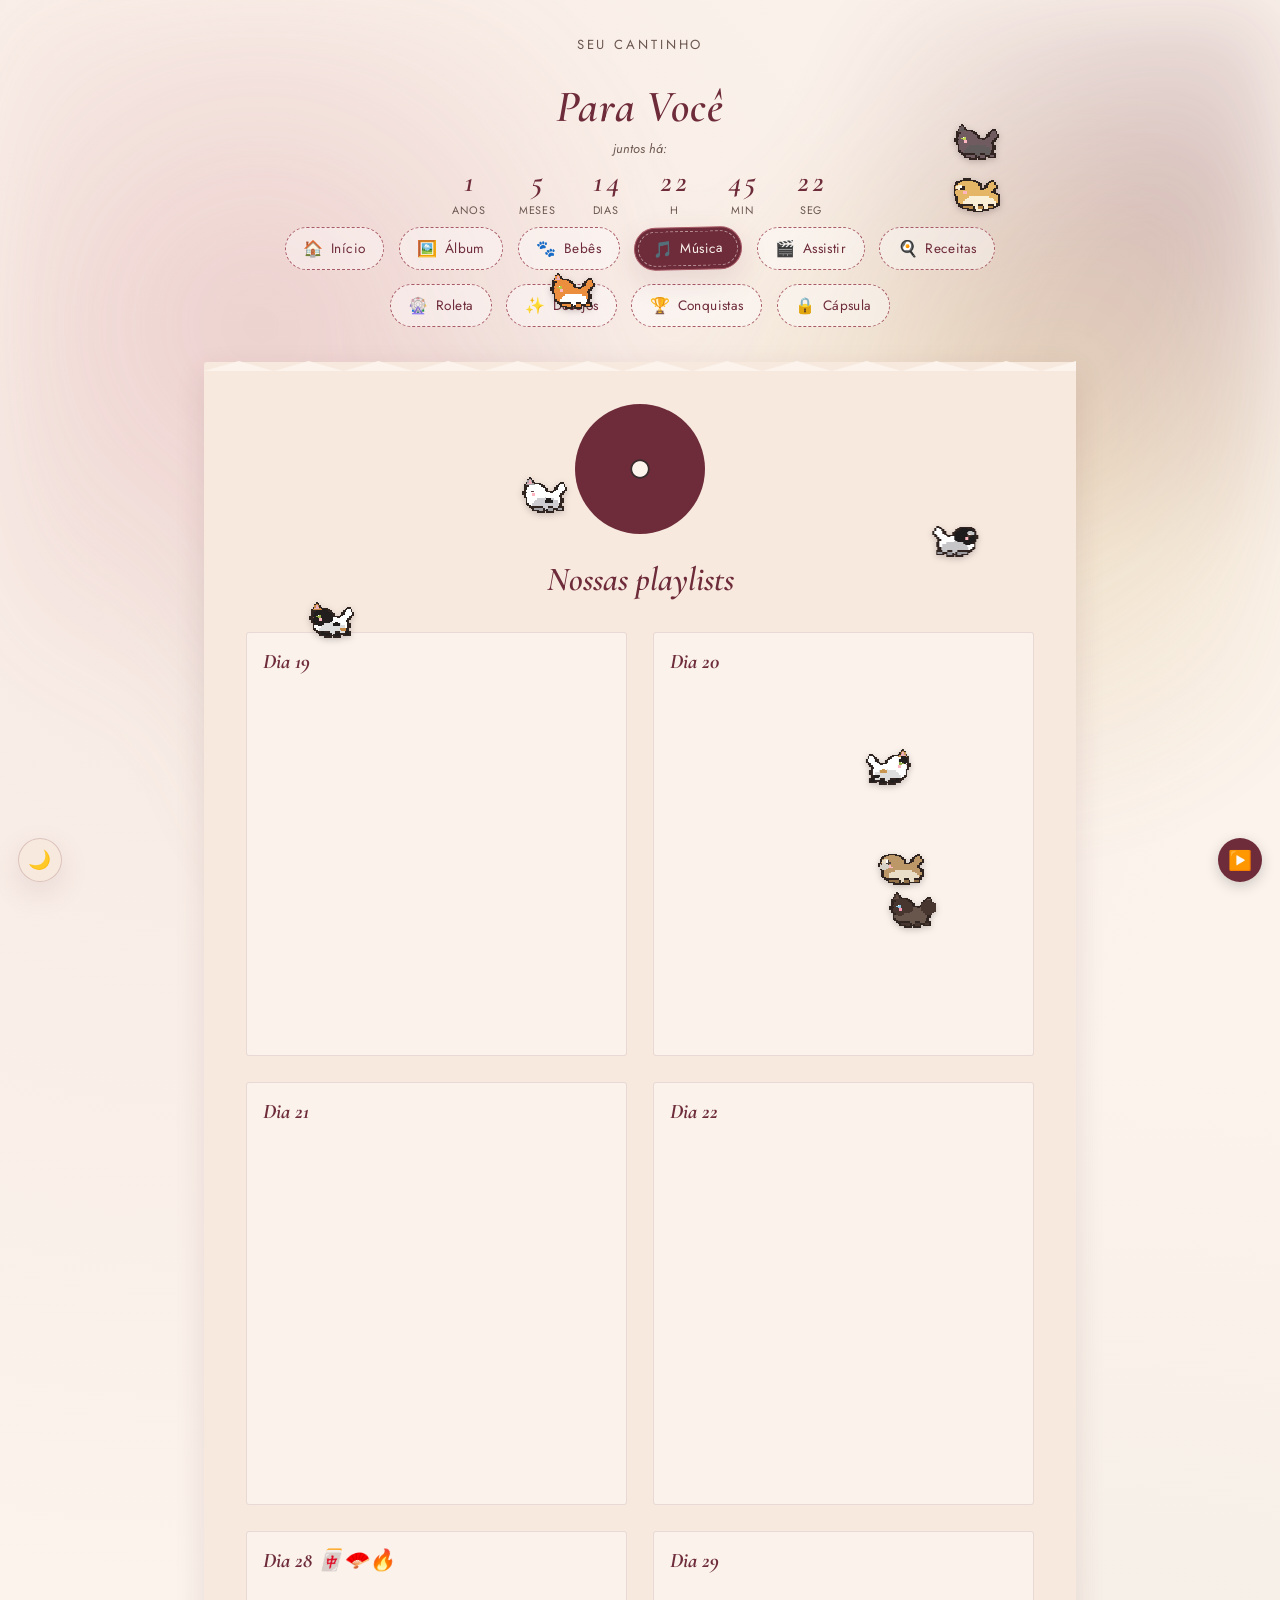
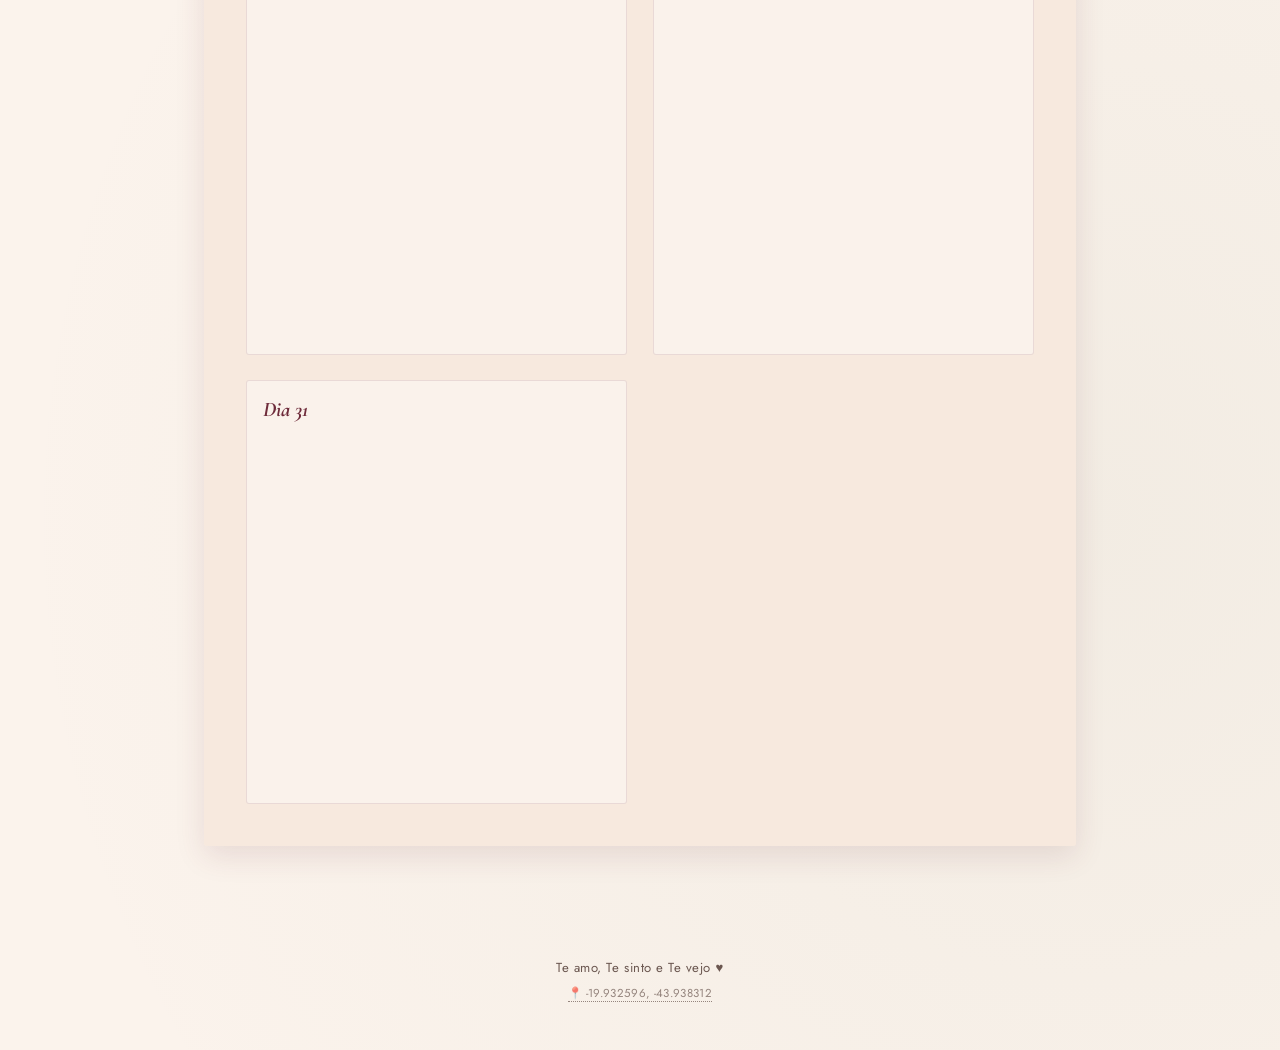
<file: musica.html>
<!DOCTYPE html>
<html lang="pt-BR">
<head>
<meta charset="UTF-8">
<meta name="viewport" content="width=device-width, initial-scale=1.0">
<script>
  // Aplica o tema (claro/escuro) o mais cedo possível, antes da página
  // pintar na tela, pra não dar aquele "flash" da cor errada.
  try {
    var temaSalvo = localStorage.getItem("cantinho:tema");
    if (temaSalvo === "dark") document.documentElement.setAttribute("data-theme", "dark");
  } catch (e) { /* localStorage bloqueado — só usa o tema padrão */ }
</script>
<link rel="icon" type="image/png" sizes="32x32" href="img/favicon/favicon-32.png">
<link rel="icon" type="image/png" sizes="16x16" href="img/favicon/favicon-16.png">
<link rel="apple-touch-icon" sizes="180x180" href="img/favicon/apple-touch-icon.png">
<link rel="icon" href="img/favicon/favicon.ico">
<title>Música · Para Você</title>
<link rel="preconnect" href="https://fonts.googleapis.com">
<link href="https://fonts.googleapis.com/css2?family=Cormorant+Garamond:ital,wght@0,500;0,600;1,500;1,600&family=Jost:wght@400;500&display=swap" rel="stylesheet">
<link rel="stylesheet" href="css/style.css">
</head>
<body data-page="musica">
  <canvas id="aurora-bg" class="aurora-bg" aria-hidden="true"></canvas>

<header class="site-header">
  <p class="site-subtitle">seu cantinho</p>
  <h1 class="site-title">Para Você</h1>

  <p class="love-counter-caption">juntos há:</p>
  <div class="love-counter" id="love-counter" aria-label="Tempo juntos">
    <div class="love-counter-item"><span class="love-counter-value" id="lc-anos">0</span><span class="love-counter-label">anos</span></div>
    <div class="love-counter-item"><span class="love-counter-value" id="lc-meses">0</span><span class="love-counter-label">meses</span></div>
    <div class="love-counter-item"><span class="love-counter-value" id="lc-dias">0</span><span class="love-counter-label">dias</span></div>
    <div class="love-counter-item"><span class="love-counter-value" id="lc-horas">00</span><span class="love-counter-label">h</span></div>
    <div class="love-counter-item"><span class="love-counter-value" id="lc-minutos">00</span><span class="love-counter-label">min</span></div>
    <div class="love-counter-item"><span class="love-counter-value" id="lc-segundos">00</span><span class="love-counter-label">seg</span></div>
  </div>

  <nav aria-label="Navegação principal">
    <ul class="stamp-nav">
      <li><a href="index.html" data-page="inicio"><span class="icon">🏠</span>Início</a></li>
      <li><a href="album.html" data-page="album"><span class="icon">🖼️</span>Álbum</a></li>
      <li><a href="bichinhos.html" data-page="bichinhos"><span class="icon">🐾</span>Bebês</a></li>
      <li><a href="musica.html" data-page="musica"><span class="icon">🎵</span>Música</a></li>
      <li><a href="filmes.html" data-page="filmes"><span class="icon">🎬</span>Assistir</a></li>
      <li><a href="receitas.html" data-page="receitas"><span class="icon">🍳</span>Receitas</a></li>
      <li><a href="roleta.html" data-page="roleta"><span class="icon">🎡</span>Roleta</a></li>
      <li><a href="desejos.html" data-page="desejos"><span class="icon">✨</span>Desejos</a></li>
      <li><a href="conquistas.html" data-page="conquistas"><span class="icon">🏆</span>Conquistas</a></li>
      <li><a href="capsula.html" data-page="capsula"><span class="icon">🔒</span>Cápsula</a></li>
    </ul>
  </nav>
</header>

<div id="page-content">
<main>
  <section class="card">
    <div class="record" aria-hidden="true"></div>
    <h2 class="section-title" style="text-align:center;">Nossas playlists</h2>

    <div class="playlist-grid" id="playlist-grid"></div>
  </section>
</main>

<footer class="site-footer">
  <p class="footer-line">Te amo, Te sinto e Te vejo ♥️</p>
  <a class="footer-coords" href="https://www.google.com/maps?q=-19.932596,-43.938312" target="_blank" rel="noopener">
    📍 -19.932596, -43.938312
  </a>
</footer>
</div><!-- /#page-content -->

<script src="js/script.js"></script>
<script src="js/album-data.js"></script>
<script src="js/bichinhos-data.js"></script>
<script src="js/pets-data.js"></script>
<audio id="bgm-audio" src="audio/musica-fundo.mp3" preload="auto" loop></audio>
<button type="button" id="bgm-toggle" class="bgm-toggle" aria-pressed="false" aria-label="Tocar música de fundo">▶️</button>
<button type="button" id="theme-toggle" class="theme-toggle">🌙</button>
<script>
  initBackgroundMusic(13, 0.4);
  initThemeToggle();
  initLoveCounter("2025-06-19T23:35:00");
  initPetScene(PETS_BICHINHOS);
  initAuroraBackground();
</script>
<script src="js/router.js"></script>

<script data-page-init>
  renderPlaylists("playlist-grid", PLAYLISTS);
</script>
</body>
</html>
</file>
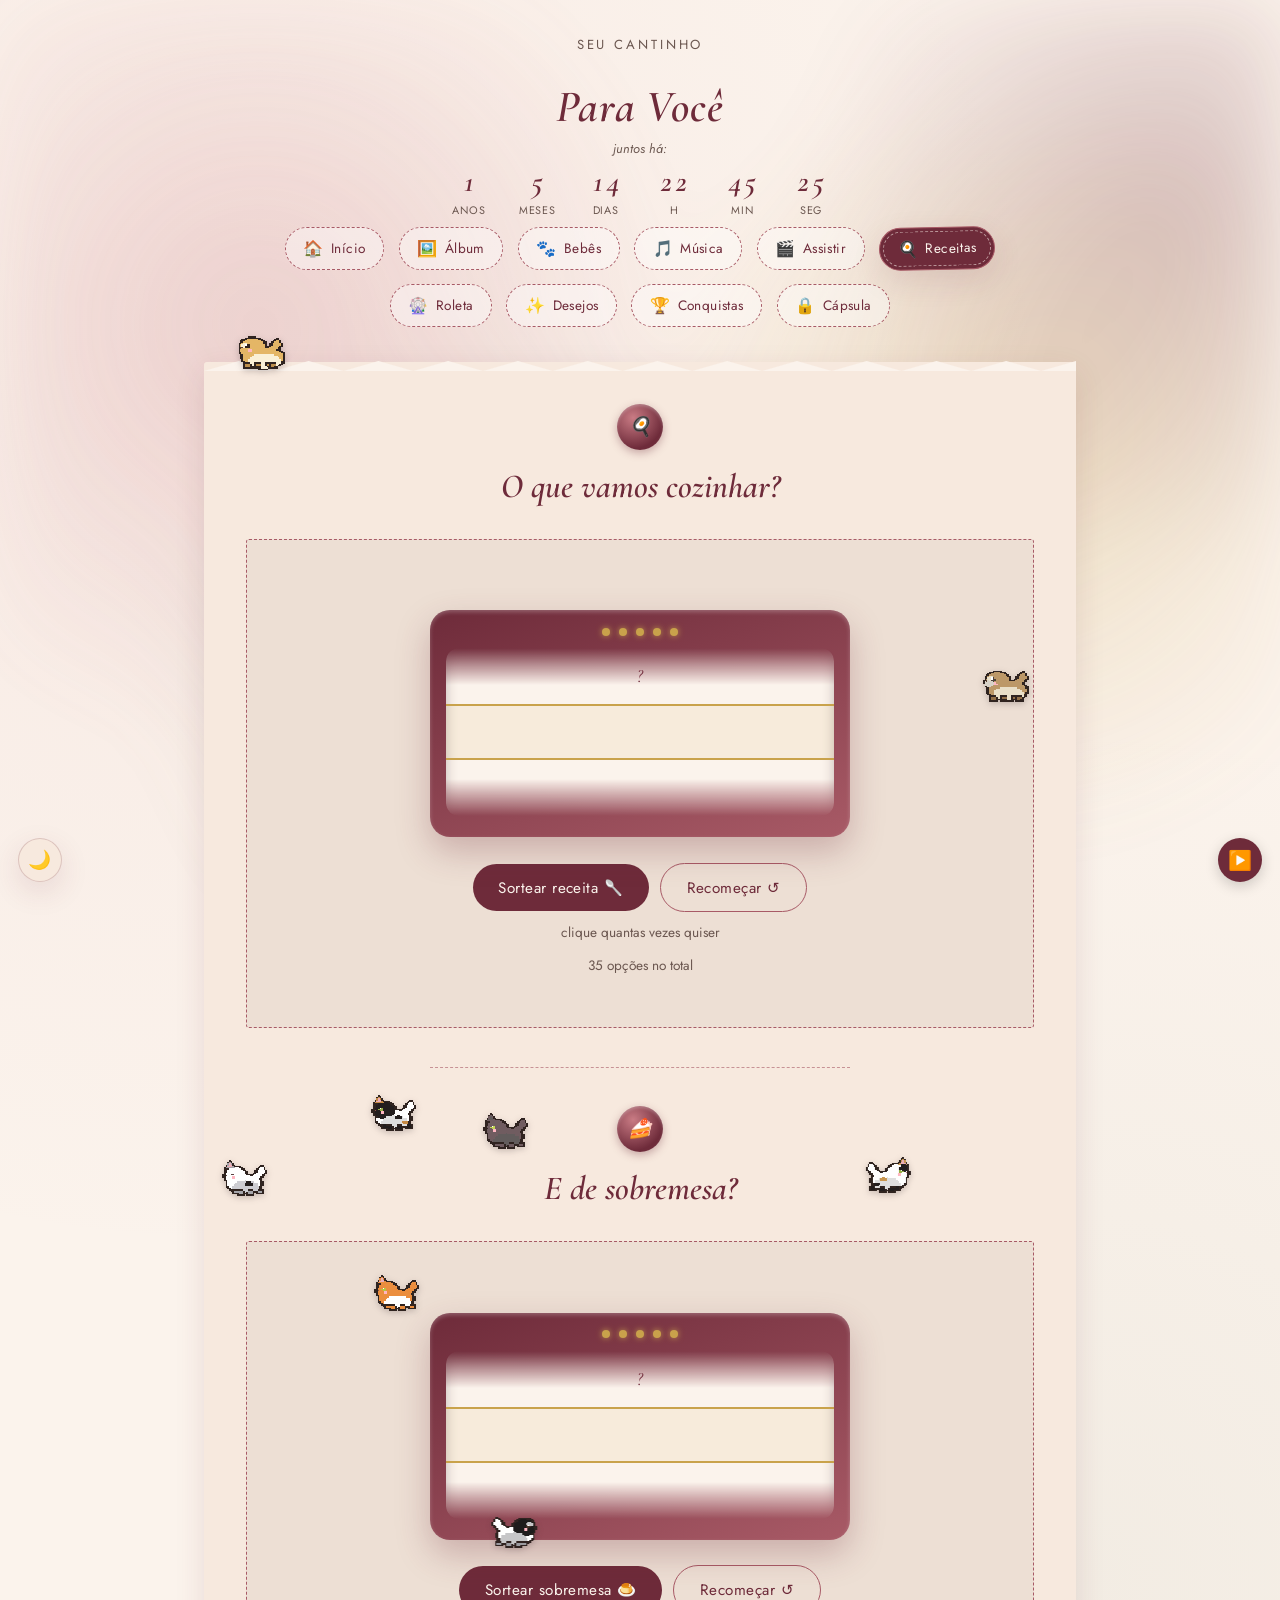
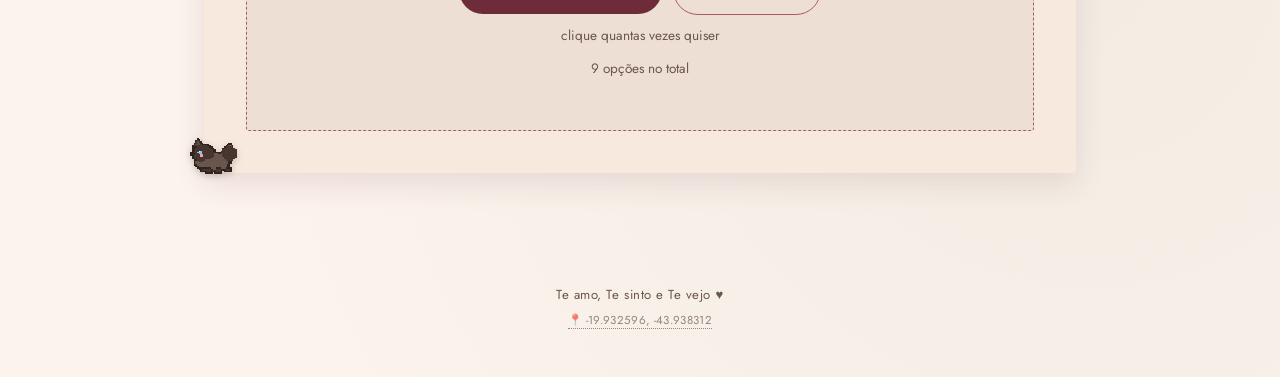
<file: receitas.html>
<!DOCTYPE html>
<html lang="pt-BR">
<head>
<meta charset="UTF-8">
<meta name="viewport" content="width=device-width, initial-scale=1.0">
<script>
  // Aplica o tema (claro/escuro) o mais cedo possível, antes da página
  // pintar na tela, pra não dar aquele "flash" da cor errada.
  try {
    var temaSalvo = localStorage.getItem("cantinho:tema");
    if (temaSalvo === "dark") document.documentElement.setAttribute("data-theme", "dark");
  } catch (e) { /* localStorage bloqueado — só usa o tema padrão */ }
</script>
<link rel="icon" type="image/png" sizes="32x32" href="img/favicon/favicon-32.png">
<link rel="icon" type="image/png" sizes="16x16" href="img/favicon/favicon-16.png">
<link rel="apple-touch-icon" sizes="180x180" href="img/favicon/apple-touch-icon.png">
<link rel="icon" href="img/favicon/favicon.ico">
<title>Receitas · Para Você</title>
<link rel="preconnect" href="https://fonts.googleapis.com">
<link href="https://fonts.googleapis.com/css2?family=Cormorant+Garamond:ital,wght@0,500;0,600;1,500;1,600&family=Jost:wght@400;500&display=swap" rel="stylesheet">
<link rel="stylesheet" href="css/style.css">
</head>
<body data-page="receitas">
  <canvas id="aurora-bg" class="aurora-bg" aria-hidden="true"></canvas>

<header class="site-header">
  <p class="site-subtitle">seu cantinho</p>
  <h1 class="site-title">Para Você</h1>

  <p class="love-counter-caption">juntos há:</p>
  <div class="love-counter" id="love-counter" aria-label="Tempo juntos">
    <div class="love-counter-item"><span class="love-counter-value" id="lc-anos">0</span><span class="love-counter-label">anos</span></div>
    <div class="love-counter-item"><span class="love-counter-value" id="lc-meses">0</span><span class="love-counter-label">meses</span></div>
    <div class="love-counter-item"><span class="love-counter-value" id="lc-dias">0</span><span class="love-counter-label">dias</span></div>
    <div class="love-counter-item"><span class="love-counter-value" id="lc-horas">00</span><span class="love-counter-label">h</span></div>
    <div class="love-counter-item"><span class="love-counter-value" id="lc-minutos">00</span><span class="love-counter-label">min</span></div>
    <div class="love-counter-item"><span class="love-counter-value" id="lc-segundos">00</span><span class="love-counter-label">seg</span></div>
  </div>

  <nav aria-label="Navegação principal">
    <ul class="stamp-nav">
      <li><a href="index.html" data-page="inicio"><span class="icon">🏠</span>Início</a></li>
      <li><a href="album.html" data-page="album"><span class="icon">🖼️</span>Álbum</a></li>
      <li><a href="bichinhos.html" data-page="bichinhos"><span class="icon">🐾</span>Bebês</a></li>
      <li><a href="musica.html" data-page="musica"><span class="icon">🎵</span>Música</a></li>
      <li><a href="filmes.html" data-page="filmes"><span class="icon">🎬</span>Assistir</a></li>
      <li><a href="receitas.html" data-page="receitas"><span class="icon">🍳</span>Receitas</a></li>
      <li><a href="roleta.html" data-page="roleta"><span class="icon">🎡</span>Roleta</a></li>
      <li><a href="desejos.html" data-page="desejos"><span class="icon">✨</span>Desejos</a></li>
      <li><a href="conquistas.html" data-page="conquistas"><span class="icon">🏆</span>Conquistas</a></li>
      <li><a href="capsula.html" data-page="capsula"><span class="icon">🔒</span>Cápsula</a></li>
    </ul>
  </nav>
</header>

<div id="page-content">
<main>
  <section class="card" style="text-align:center;">
    <div class="wax-seal" aria-hidden="true" style="margin:0 auto;">🍳</div>
    <h2 class="section-title" style="margin-top:1rem;">O que vamos cozinhar?</h2>

    <div class="draw-stage">
      <div class="slot-machine">
        <div class="slot-lights" aria-hidden="true">
          <span></span><span></span><span></span><span></span><span></span>
        </div>
        <div class="reel-window" id="receita-reel-window">
          <div class="reel-marker" aria-hidden="true"></div>
          <div class="reel-list" id="receita-reel-list">
            <div class="reel-item">?</div>
          </div>
        </div>
      </div>
      <div class="draw-actions">
        <button class="btn" id="receita-sortear">Sortear receita 🥄</button>
        <button class="btn btn-ghost" id="receita-reset">Recomeçar ↺</button>
      </div>
      <p class="draw-note" id="receita-draw-note">clique quantas vezes quiser</p>
      <p class="draw-count" id="receita-draw-count"></p>
    </div>

    <hr class="draw-divider" aria-hidden="true">

    <div class="wax-seal" aria-hidden="true" style="margin:0 auto;">🍰</div>
    <h2 class="section-title" style="margin-top:1rem;">E de sobremesa?</h2>

    <div class="draw-stage">
      <div class="slot-machine">
        <div class="slot-lights" aria-hidden="true">
          <span></span><span></span><span></span><span></span><span></span>
        </div>
        <div class="reel-window" id="sobremesa-reel-window">
          <div class="reel-marker" aria-hidden="true"></div>
          <div class="reel-list" id="sobremesa-reel-list">
            <div class="reel-item">?</div>
          </div>
        </div>
      </div>
      <div class="draw-actions">
        <button class="btn" id="sobremesa-sortear">Sortear sobremesa 🍮</button>
        <button class="btn btn-ghost" id="sobremesa-reset">Recomeçar ↺</button>
      </div>
      <p class="draw-note" id="sobremesa-draw-note">clique quantas vezes quiser</p>
      <p class="draw-count" id="sobremesa-draw-count"></p>
    </div>
  </section>
</main>

<footer class="site-footer">
  <p class="footer-line">Te amo, Te sinto e Te vejo ♥️</p>
  <a class="footer-coords" href="https://www.google.com/maps?q=-19.932596,-43.938312" target="_blank" rel="noopener">
    📍 -19.932596, -43.938312
  </a>
</footer>
</div><!-- /#page-content -->

<script src="js/script.js"></script>
<script src="js/album-data.js"></script>
<script src="js/bichinhos-data.js"></script>
<script src="js/pets-data.js"></script>
<audio id="bgm-audio" src="audio/musica-fundo.mp3" preload="auto" loop></audio>
<button type="button" id="bgm-toggle" class="bgm-toggle" aria-pressed="false" aria-label="Tocar música de fundo">▶️</button>
<button type="button" id="theme-toggle" class="theme-toggle">🌙</button>
<script>
  initBackgroundMusic(13, 0.4);
  initThemeToggle();
  initLoveCounter("2025-06-19T23:35:00");
  initPetScene(PETS_BICHINHOS);
  initAuroraBackground();
</script>
<script src="js/router.js"></script>

<script data-page-init>
  initReel({
    buttonId: "receita-sortear",
    resetButtonId: "receita-reset",
    windowId: "receita-reel-window",
    listId: "receita-reel-list",
    countId: "receita-draw-count",
    noteId: "receita-draw-note",
    items: RECEITAS,
    storageKey: "receitas",
  });

  initReel({
    buttonId: "sobremesa-sortear",
    resetButtonId: "sobremesa-reset",
    windowId: "sobremesa-reel-window",
    listId: "sobremesa-reel-list",
    countId: "sobremesa-draw-count",
    noteId: "sobremesa-draw-note",
    items: SOBREMESAS,
    storageKey: "sobremesas",
  });
</script>
</body>
</html>
</file>
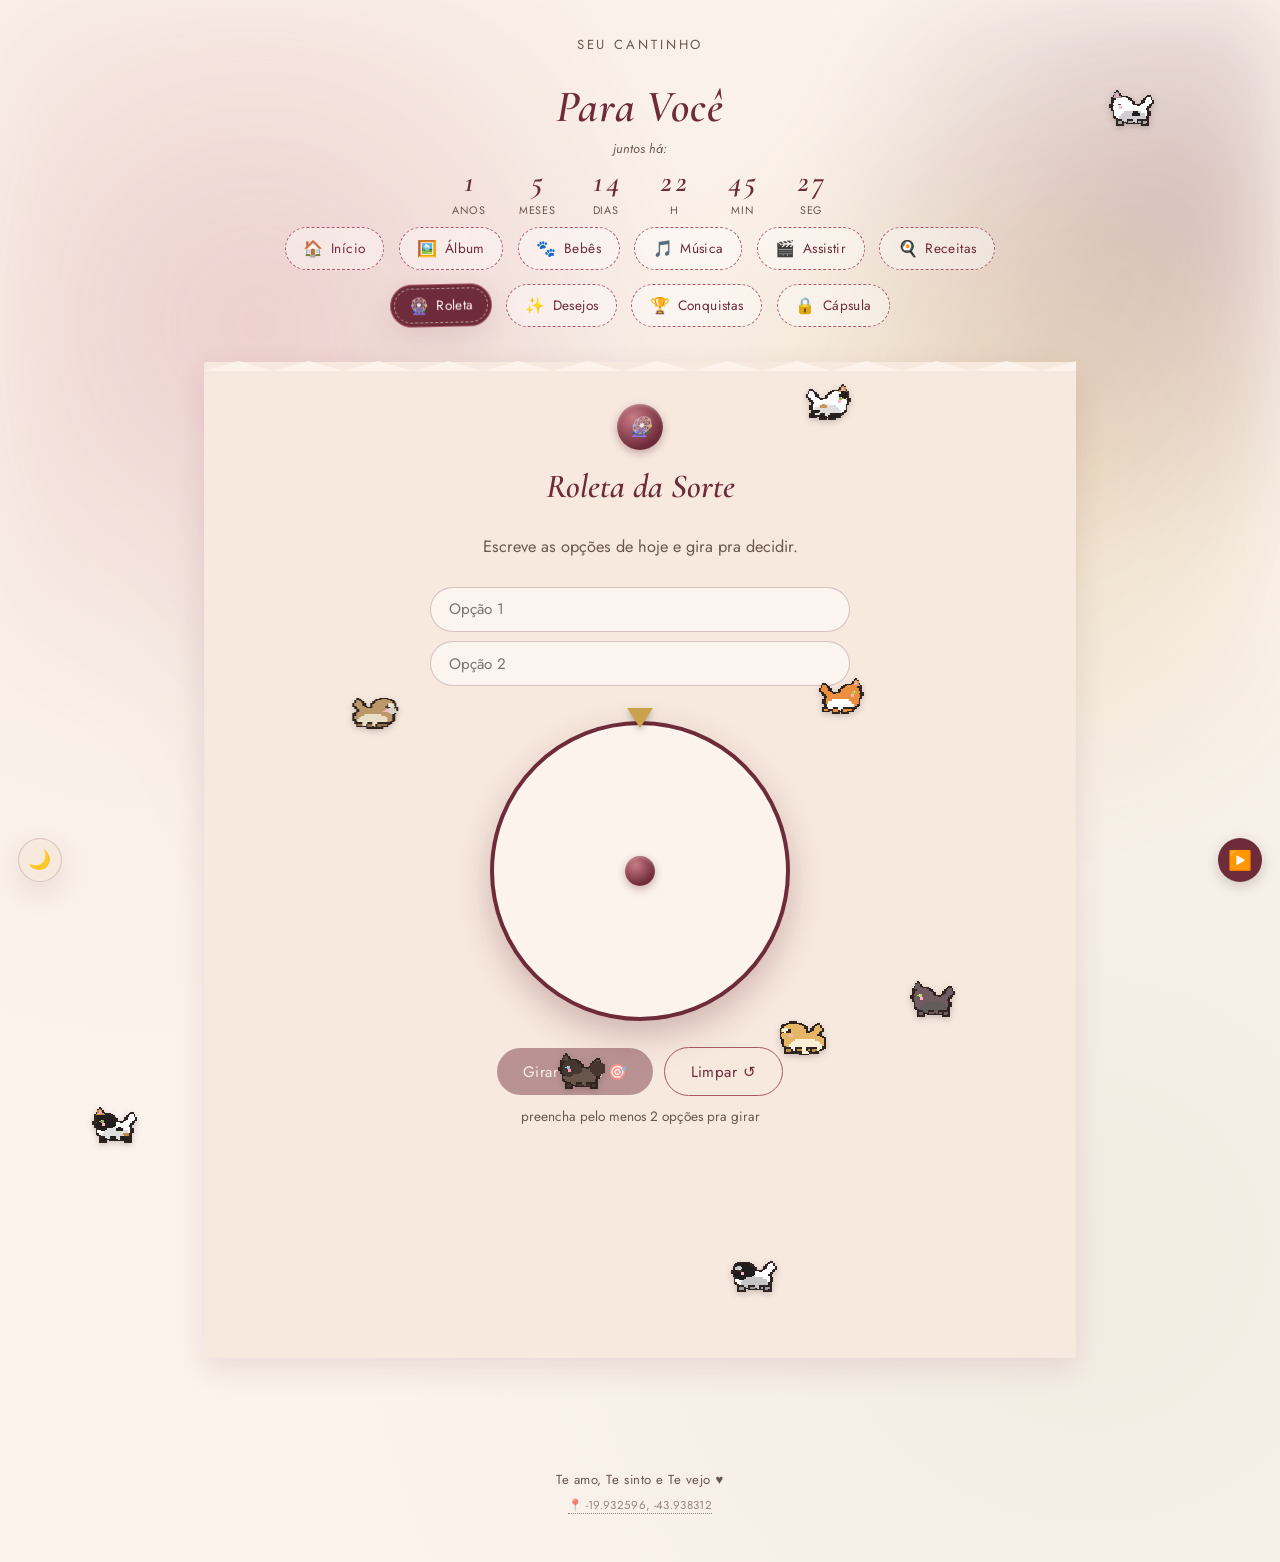
<file: roleta.html>
<!DOCTYPE html>
<html lang="pt-BR">
<head>
<meta charset="UTF-8">
<meta name="viewport" content="width=device-width, initial-scale=1.0">
<script>
  // Aplica o tema (claro/escuro) o mais cedo possível, antes da página
  // pintar na tela, pra não dar aquele "flash" da cor errada.
  try {
    var temaSalvo = localStorage.getItem("cantinho:tema");
    if (temaSalvo === "dark") document.documentElement.setAttribute("data-theme", "dark");
  } catch (e) { /* localStorage bloqueado — só usa o tema padrão */ }
</script>
<link rel="icon" type="image/png" sizes="32x32" href="img/favicon/favicon-32.png">
<link rel="icon" type="image/png" sizes="16x16" href="img/favicon/favicon-16.png">
<link rel="apple-touch-icon" sizes="180x180" href="img/favicon/apple-touch-icon.png">
<link rel="icon" href="img/favicon/favicon.ico">
<title>Roleta · Para Você</title>
<link rel="preconnect" href="https://fonts.googleapis.com">
<link href="https://fonts.googleapis.com/css2?family=Cormorant+Garamond:ital,wght@0,500;0,600;1,500;1,600&family=Jost:wght@400;500&display=swap" rel="stylesheet">
<link rel="stylesheet" href="css/style.css">
</head>
<body data-page="roleta">
  <canvas id="aurora-bg" class="aurora-bg" aria-hidden="true"></canvas>

<header class="site-header">
  <p class="site-subtitle">seu cantinho</p>
  <h1 class="site-title">Para Você</h1>

  <p class="love-counter-caption">juntos há:</p>
  <div class="love-counter" id="love-counter" aria-label="Tempo juntos">
    <div class="love-counter-item"><span class="love-counter-value" id="lc-anos">0</span><span class="love-counter-label">anos</span></div>
    <div class="love-counter-item"><span class="love-counter-value" id="lc-meses">0</span><span class="love-counter-label">meses</span></div>
    <div class="love-counter-item"><span class="love-counter-value" id="lc-dias">0</span><span class="love-counter-label">dias</span></div>
    <div class="love-counter-item"><span class="love-counter-value" id="lc-horas">00</span><span class="love-counter-label">h</span></div>
    <div class="love-counter-item"><span class="love-counter-value" id="lc-minutos">00</span><span class="love-counter-label">min</span></div>
    <div class="love-counter-item"><span class="love-counter-value" id="lc-segundos">00</span><span class="love-counter-label">seg</span></div>
  </div>

  <nav aria-label="Navegação principal">
    <ul class="stamp-nav">
      <li><a href="index.html" data-page="inicio"><span class="icon">🏠</span>Início</a></li>
      <li><a href="album.html" data-page="album"><span class="icon">🖼️</span>Álbum</a></li>
      <li><a href="bichinhos.html" data-page="bichinhos"><span class="icon">🐾</span>Bebês</a></li>
      <li><a href="musica.html" data-page="musica"><span class="icon">🎵</span>Música</a></li>
      <li><a href="filmes.html" data-page="filmes"><span class="icon">🎬</span>Assistir</a></li>
      <li><a href="receitas.html" data-page="receitas"><span class="icon">🍳</span>Receitas</a></li>
      <li><a href="roleta.html" data-page="roleta"><span class="icon">🎡</span>Roleta</a></li>
      <li><a href="desejos.html" data-page="desejos"><span class="icon">✨</span>Desejos</a></li>
      <li><a href="conquistas.html" data-page="conquistas"><span class="icon">🏆</span>Conquistas</a></li>
      <li><a href="capsula.html" data-page="capsula"><span class="icon">🔒</span>Cápsula</a></li>
    </ul>
  </nav>
</header>

<div id="page-content">
<main>
  <section class="card" style="text-align:center;">
    <div class="wax-seal" aria-hidden="true" style="margin:0 auto;">🎡</div>
    <h2 class="section-title" style="margin-top:1rem;">Roleta da Sorte</h2>
    <p class="lede" style="margin:0 auto 1.6rem;">Escreve as opções de hoje e gira pra decidir.</p>

    <div class="wheel-options" id="roleta-opcoes" aria-label="Opções da roleta"></div>

    <div class="wheel-stage">
      <div class="wheel-pin" aria-hidden="true"></div>
      <div class="wheel-spinner" id="roleta-spinner">
        <svg id="roleta-svg" viewBox="0 0 300 300"></svg>
        <div class="wheel-hub" aria-hidden="true"></div>
      </div>
    </div>

    <div class="draw-actions">
      <button class="btn" id="roleta-girar">Girar roleta 🎯</button>
      <button class="btn btn-ghost" id="roleta-limpar">Limpar ↺</button>
    </div>
    <p class="draw-note" id="roleta-nota">preencha pelo menos 2 opções pra girar</p>
    <p class="draw-result" id="roleta-resultado"></p>
  </section>
</main>

<footer class="site-footer">
  <p class="footer-line">Te amo, Te sinto e Te vejo ♥️</p>
  <a class="footer-coords" href="https://www.google.com/maps?q=-19.932596,-43.938312" target="_blank" rel="noopener">
    📍 -19.932596, -43.938312
  </a>
</footer>
</div><!-- /#page-content -->

<script src="js/script.js"></script>
<script src="js/album-data.js"></script>
<script src="js/bichinhos-data.js"></script>
<script src="js/pets-data.js"></script>
<audio id="bgm-audio" src="audio/musica-fundo.mp3" preload="auto" loop></audio>
<button type="button" id="bgm-toggle" class="bgm-toggle" aria-pressed="false" aria-label="Tocar música de fundo">▶️</button>
<button type="button" id="theme-toggle" class="theme-toggle">🌙</button>
<script>
  initBackgroundMusic(13, 0.4);
  initThemeToggle();
  initLoveCounter("2025-06-19T23:35:00");
  initPetScene(PETS_BICHINHOS);
  initAuroraBackground();
</script>
<script src="js/router.js"></script>

<script data-page-init>
  initWheel({
    optionsContainerId: "roleta-opcoes",
    svgId: "roleta-svg",
    spinButtonId: "roleta-girar",
    resetButtonId: "roleta-limpar",
    noteId: "roleta-nota",
    resultId: "roleta-resultado",
    storageKey: "geral",
  });
</script>
</body>
</html>
</file>
<file: css/style.css>
/* ============================================
   Para Você — folha de estilos compartilhada
   Paleta: papel de carta romântico, selo de cera
   ============================================ */

:root {
  --cream: #FBF3EC;
  --paper: #F7E9DE;
  --blush: #F1D3CE;
  --rose: #C97B84;
  --rose-deep: #A85A66;
  --wine: #6E2B3A;
  --sage: #8C9A7B;
  --ink: #3A2C2E;
  --ink-soft: #6B5750;
  --gold: #C9A24B;

  /* Versões fixas (não trocam no modo escuro) — pra usos onde a cor em si
     faz parte do "objeto" (ex: a caixa de madeira/couro da roleta), e não
     deveria clarear só porque virou modo noturno. */
  --wine-fixed: #6E2B3A;
  --rose-deep-fixed: #A85A66;

  --display: 'Cormorant Garamond', serif;
  --body: 'Jost', sans-serif;

  --radius: 3px;
  --shadow-card: 0 10px 30px rgba(110, 43, 58, 0.12);

  color-scheme: light;
}

/* -------- Modo noturno -------- */
/* Trocamos só os tons-base; a estrutura e as formas continuam as mesmas. */
:root[data-theme="dark"] {
  --cream: #221619;
  --paper: #2C1B20;
  --blush: #3A242A;
  --rose: #C97B84;
  --rose-deep: #E29AA2;
  --wine: #E7B8BF;
  --sage: #A5B593;
  --ink: #F3E7E3;
  --ink-soft: #CBB6B2;
  --gold: #E3C579;
  --shadow-card: 0 10px 30px rgba(0, 0, 0, 0.45);

  color-scheme: dark;
}

* { box-sizing: border-box; }

html {
  scroll-behavior: smooth;
  scrollbar-width: thin;
  scrollbar-color: var(--rose-deep) var(--cream);
}

html::-webkit-scrollbar {
  width: 10px;
}

html::-webkit-scrollbar-track {
  background: var(--cream);
}

html::-webkit-scrollbar-thumb {
  background-color: var(--rose-deep);
  border-radius: 999px;
  border: 2px solid var(--cream);
}

body {
  margin: 0;
  font-family: var(--body);
  color: var(--ink);
  background-color: var(--cream);
  background-image:
    radial-gradient(circle at 15% 20%, rgba(201,123,132,0.07) 0, transparent 45%),
    radial-gradient(circle at 85% 80%, rgba(140,154,123,0.08) 0, transparent 45%);
  min-height: 100vh;
  -webkit-font-smoothing: antialiased;
  transition: background-color 0.4s ease, color 0.4s ease;
}

@media (prefers-reduced-motion: reduce) {
  * { animation-duration: 0.001ms !important; animation-iteration-count: 1 !important; transition-duration: 0.001ms !important; scroll-behavior: auto !important; }
}

/* -------- Fundo Aurora (site inteiro) -------- */
.aurora-bg {
  position: fixed;
  inset: 0;
  width: 100vw;
  height: 100vh;
  z-index: 0;
  pointer-events: none;
  filter: blur(40px);
  opacity: 0.7;
}

/* Garante que o conteúdo fique por cima do canvas */
.site-header,
main,
.site-footer,
.site-lock,
.bgm-toggle,
.theme-toggle {
  position: relative;
  z-index: 1;
}

a { color: inherit; text-decoration: none; }

:focus-visible {
  outline: 2px solid var(--wine);
  outline-offset: 3px;
}

/* -------- Cabeçalho / navegação de "carimbos" -------- */

.site-header {
  padding: 2.2rem 1.5rem 1.2rem;
  text-align: center;
}

.site-title {
  font-family: var(--display);
  font-size: clamp(2rem, 5vw, 2.8rem);
  color: var(--wine);
  letter-spacing: 0.02em;
  margin: 0 0 0.3rem;
  font-weight: 600;
  font-style: italic;
}

.site-subtitle {
  font-size: 0.82rem;
  letter-spacing: 0.22em;
  text-transform: uppercase;
  color: var(--ink-soft);
  margin: 0 0 1.6rem;
}

/* -------- Contador de tempo juntos -------- */

.love-counter {
  display: flex;
  justify-content: center;
  flex-wrap: wrap;
  gap: clamp(0.6rem, 2.5vw, 1.4rem);
  margin: 0 0 0.6rem;
}

.love-counter-item {
  display: flex;
  flex-direction: column;
  align-items: center;
  min-width: 46px;
}

.love-counter-value {
  font-family: var(--display);
  font-style: italic;
  font-weight: 600;
  font-size: clamp(1.3rem, 4vw, 1.9rem);
  color: var(--wine);
  line-height: 1;
  font-variant-numeric: tabular-nums;
}

.love-counter-label {
  font-family: var(--body);
  font-size: 0.68rem;
  letter-spacing: 0.08em;
  text-transform: uppercase;
  color: var(--ink-soft);
  margin-top: 0.25rem;
}

.love-counter-caption {
  text-align: center;
  font-family: var(--body);
  font-size: 0.8rem;
  font-style: italic;
  color: var(--ink-soft);
  margin: 0 0 0.6rem;
}

@media (max-width: 480px) {
  .love-counter { gap: 0.5rem; }
  .love-counter-item { min-width: 38px; }
}

.stamp-nav {
  display: flex;
  flex-wrap: wrap;
  justify-content: center;
  gap: 0.9rem;
  max-width: 720px;
  margin: 0 auto;
  padding: 0;
  list-style: none;
}

.stamp-nav a {
  display: flex;
  align-items: center;
  gap: 0.45rem;
  padding: 0.55rem 1.1rem;
  border: 1px dashed var(--rose-deep);
  border-radius: 999px;
  font-size: 0.85rem;
  letter-spacing: 0.03em;
  color: var(--wine);
  background: rgba(255,255,255,0.4);
  transition: transform 0.25s ease, background 0.25s ease, box-shadow 0.25s ease;
}

.stamp-nav a .icon { font-size: 1rem; }

.stamp-nav a:hover,
.stamp-nav a:focus-visible {
  background: var(--rose);
  color: var(--cream);
  transform: translateY(-2px) rotate(-1deg);
  box-shadow: var(--shadow-card);
}

.stamp-nav a[aria-current="page"] {
  position: relative;
  background: var(--wine);
  color: var(--cream);
  border-style: solid;
  transform: rotate(-1.3deg);
  box-shadow: var(--shadow-card);
}

/* moldura pontilhada por dentro, tipo carimbo postal "usado" */
.stamp-nav a[aria-current="page"]::after {
  content: "";
  position: absolute;
  inset: 3px;
  border: 1px dashed rgba(251, 243, 236, 0.55);
  border-radius: 999px;
  pointer-events: none;
}

.stamp-nav a[aria-current="page"]:hover,
.stamp-nav a[aria-current="page"]:focus-visible {
  transform: rotate(-1.3deg) translateY(-2px);
}

/* -------- Container / seções -------- */

main {
  max-width: 920px;
  margin: 0 auto;
  padding: 1rem 1.5rem 5rem;
}

.card {
  background: var(--paper);
  border-radius: var(--radius);
  box-shadow: var(--shadow-card);
  padding: clamp(1.4rem, 4vw, 2.6rem);
  position: relative;
}

/* borda de papel rasgado no topo do card */
.card::before {
  content: "";
  position: absolute;
  top: -1px; left: 0; right: 0;
  height: 10px;
  background: var(--cream);
  clip-path: polygon(0% 100%, 4% 0%, 8% 100%, 12% 0%, 16% 100%, 20% 0%, 24% 100%, 28% 0%, 32% 100%, 36% 0%, 40% 100%, 44% 0%, 48% 100%, 52% 0%, 56% 100%, 60% 0%, 64% 100%, 68% 0%, 72% 100%, 76% 0%, 80% 100%, 84% 0%, 88% 100%, 92% 0%, 96% 100%, 100% 0%, 100% 100%, 0 100%);
}

h2.section-title {
  font-family: var(--display);
  font-size: clamp(1.6rem, 4vw, 2.1rem);
  color: var(--wine);
  margin-top: 0;
  font-style: italic;
  font-weight: 600;
}

.lede {
  color: var(--ink-soft);
  font-size: 1.02rem;
  line-height: 1.65;
  max-width: 60ch;
}

/* -------- Botões -------- */

.btn {
  display: inline-flex;
  align-items: center;
  gap: 0.5rem;
  border: none;
  background: var(--wine);
  color: var(--cream);
  font-family: var(--body);
  font-size: 0.95rem;
  letter-spacing: 0.03em;
  padding: 0.8rem 1.6rem;
  border-radius: 999px;
  cursor: pointer;
  transition: transform 0.2s ease, background 0.2s ease;
}

.btn:hover, .btn:focus-visible { background: var(--rose-deep); transform: translateY(-2px); }
.btn:active { transform: translateY(0); }

/* -------- Selo de cera (elemento assinatura) -------- */

.wax-seal {
  width: 46px;
  height: 46px;
  border-radius: 50%;
  background: radial-gradient(circle at 35% 30%, var(--rose) 0%, var(--wine) 70%);
  display: grid;
  place-items: center;
  color: var(--cream);
  font-family: var(--display);
  font-style: italic;
  font-size: 1.2rem;
  box-shadow: 0 3px 8px rgba(110,43,58,0.35), inset 0 2px 3px rgba(255,255,255,0.25);
  flex-shrink: 0;
}

/* -------- Rodapé -------- */

.site-footer {
  text-align: center;
  padding: 2rem 1rem 3rem;
  color: var(--ink-soft);
  font-size: 0.82rem;
  letter-spacing: 0.04em;
}

.footer-line {
  margin: 0 0 0.4rem;
}

.footer-coords {
  display: inline-block;
  font-family: var(--body);
  font-size: 0.72rem;
  letter-spacing: 0.03em;
  color: var(--ink-soft);
  opacity: 0.7;
  text-decoration: none;
  border-bottom: 1px dotted currentColor;
  transition: opacity 0.2s ease, color 0.2s ease;
}

.footer-coords:hover,
.footer-coords:focus-visible {
  opacity: 1;
  color: var(--wine);
}

/* -------- Grade de fotos -------- */

.gallery-grid {
  display: grid;
  grid-template-columns: repeat(auto-fill, minmax(150px, 1fr));
  gap: 0.9rem;
  margin-top: 1.6rem;
}

.gallery-item {
  aspect-ratio: 1;
  border-radius: var(--radius);
  overflow: hidden;
  cursor: pointer;
  border: none;
  padding: 0;
  position: relative;
  background: linear-gradient(135deg, var(--blush), var(--rose));
  transform: rotate(var(--tilt, 0deg));
  transition: transform 0.25s ease, box-shadow 0.25s ease;
  box-shadow: 0 4px 10px rgba(110,43,58,0.15);
}

.gallery-item:hover, .gallery-item:focus-visible {
  transform: rotate(0deg) scale(1.04);
  box-shadow: var(--shadow-card);
  z-index: 2;
}

.gallery-item img {
  width: 100%; height: 100%; object-fit: cover; display: block;
}

.gallery-item img.is-blurred {
  filter: blur(22px);
  transform: scale(1.12);
  transition: filter 0.45s ease, transform 0.45s ease;
}

.gallery-item .placeholder-label {
  position: absolute; inset: 0;
  display: grid; place-items: center;
  text-align: center;
  padding: 0.5rem;
  font-size: 0.78rem;
  color: var(--wine);
  font-family: var(--body);
}

/* Lightbox */

.lightbox {
  position: fixed; inset: 0;
  background: rgba(58, 44, 46, 0.88);
  display: none;
  align-items: center;
  justify-content: center;
  z-index: 50;
  padding: 2rem;
}

.lightbox.is-open { display: flex; }

.lightbox img {
  max-width: min(90vw, 720px);
  max-height: 80vh;
  border-radius: var(--radius);
  box-shadow: 0 20px 60px rgba(0,0,0,0.4);
}

.lightbox-close {
  position: absolute;
  top: 1.5rem; right: 1.5rem;
  background: var(--cream);
  border: none;
  width: 42px; height: 42px;
  border-radius: 50%;
  font-size: 1.2rem;
  cursor: pointer;
  color: var(--wine);
}

/* -------- Sorteador (filmes / receitas) -------- */

.draw-stage {
  margin-top: 2rem;
  text-align: center;
  padding: 2.4rem 1rem;
  border: 1px dashed var(--rose-deep);
  border-radius: var(--radius);
  background: color-mix(in srgb, var(--ink) 5%, transparent);
}

.draw-result {
  font-family: var(--display);
  font-style: italic;
  font-size: clamp(1.5rem, 5vw, 2.2rem);
  color: var(--wine);
  min-height: 3.4em;
  display: flex;
  align-items: center;
  justify-content: center;
  transition: opacity 0.2s ease;
}

.draw-result.is-shuffling { opacity: 0.4; }

.draw-note {
  font-size: 0.85rem;
  color: var(--ink-soft);
  margin-top: 0.6rem;
}

/* -------- Lista de músicas -------- */

.record {
  width: 130px; height: 130px;
  border-radius: 50%;
  margin: 0 auto 1.6rem;
  background:
    radial-gradient(circle at center, var(--cream) 0 8%, var(--ink) 9% 10%, var(--wine) 11% 100%),
    repeating-radial-gradient(circle at center, rgba(0,0,0,0.15) 0 2px, transparent 2px 6px);
  animation: spin 6s linear infinite;
}

@keyframes spin { to { transform: rotate(360deg); } }

.playlist-grid {
  display: grid;
  grid-template-columns: repeat(auto-fit, minmax(280px, 1fr));
  gap: 1.6rem;
  margin-top: 2rem;
}

.playlist-card {
  background: rgba(255,255,255,0.4);
  border: 1px solid rgba(110,43,58,0.12);
  border-radius: var(--radius);
  padding: 1rem;
}

.playlist-title {
  font-family: var(--display);
  font-style: italic;
  color: var(--wine);
  font-size: 1.3rem;
  margin: 0 0 0.8rem;
}

.playlist-card iframe { display: block; }

.playlist-empty {
  text-align: center;
  padding: 2rem 1rem;
  border: 1px dashed var(--rose-deep);
  border-radius: var(--radius);
  color: var(--ink-soft);
  margin-top: 2rem;
}

/* -------- Roleta / rolo giratório (sorteio) -------- */

.reel-window {
  position: relative;
  height: 168px;
  max-width: 420px;
  margin: 2rem auto 0;
  overflow: hidden;
  border-radius: var(--radius);
  border: 1px solid rgba(110, 43, 58, 0.25);
  background: rgba(255,255,255,0.4);
  -webkit-mask-image: linear-gradient(to bottom, transparent 0%, black 22%, black 78%, transparent 100%);
  mask-image: linear-gradient(to bottom, transparent 0%, black 22%, black 78%, transparent 100%);
  transition: opacity 0.18s ease;
}

.reel-window.is-resetting { opacity: 0; }

.reel-window.landed { animation: reel-glow 0.9s ease; }

@keyframes reel-glow {
  0% { box-shadow: 0 0 0 rgba(201,123,132,0); }
  30% { box-shadow: 0 0 24px rgba(201,123,132,0.55); }
  100% { box-shadow: 0 0 0 rgba(201,123,132,0); }
}

.reel-marker {
  position: absolute;
  top: 50%; left: 0; right: 0;
  height: 56px;
  transform: translateY(-50%);
  border-top: 1px dashed var(--rose-deep);
  border-bottom: 1px dashed var(--rose-deep);
  pointer-events: none;
  z-index: 1;
}

.reel-list {
  display: flex;
  flex-direction: column;
  will-change: transform;
}

.reel-item {
  height: 56px;
  flex-shrink: 0;
  display: flex;
  align-items: center;
  justify-content: center;
  text-align: center;
  padding: 0 1.2rem;
  font-family: var(--display);
  font-style: italic;
  font-size: 1.2rem;
  color: var(--wine);
}

@media (max-width: 480px) {
  .stamp-nav a { font-size: 0.78rem; padding: 0.5rem 0.85rem; }
}

/* -------- Caça-níquel (roleta de sorteio) -------- */

.slot-machine {
  position: relative;
  max-width: 420px;
  margin: 2rem auto 0;
  padding: 1.1rem 1rem 1.3rem;
  border-radius: 20px;
  background: linear-gradient(160deg, var(--wine-fixed) 0%, var(--rose-deep-fixed) 100%);
  box-shadow: 0 14px 34px rgba(110,43,58,0.28), inset 0 2px 4px rgba(255,255,255,0.25);
}

.slot-lights {
  display: flex;
  justify-content: center;
  gap: 0.55rem;
  margin-bottom: 0.8rem;
}

.slot-lights span {
  width: 8px;
  height: 8px;
  border-radius: 50%;
  background: var(--gold);
  box-shadow: 0 0 6px rgba(201,162,75,0.9);
  animation: slot-blink 1.6s ease-in-out infinite;
}

.slot-lights span:nth-child(2) { animation-delay: 0.15s; }
.slot-lights span:nth-child(3) { animation-delay: 0.3s; }
.slot-lights span:nth-child(4) { animation-delay: 0.45s; }
.slot-lights span:nth-child(5) { animation-delay: 0.6s; }

@keyframes slot-blink {
  0%, 100% { opacity: 0.35; }
  50% { opacity: 1; }
}

.slot-machine .reel-window {
  margin: 0;
  max-width: none;
  background: var(--cream);
  border: none;
  border-radius: 13px;
  box-shadow: inset 0 3px 12px rgba(58,44,46,0.3);
}

.slot-machine .reel-marker {
  border-top: 2px solid var(--gold);
  border-bottom: 2px solid var(--gold);
  background: rgba(201,162,75,0.1);
}

.draw-actions {
  display: flex;
  justify-content: center;
  align-items: center;
  gap: 0.7rem;
  flex-wrap: wrap;
  margin-top: 1.6rem;
}

.btn-ghost {
  background: transparent;
  border: 1px solid var(--rose-deep);
  color: var(--wine);
}

.btn-ghost:hover, .btn-ghost:focus-visible {
  background: rgba(201,123,132,0.15);
  color: var(--wine);
  transform: translateY(-2px);
}

.btn:disabled {
  opacity: 0.45;
  cursor: not-allowed;
  transform: none !important;
}

.draw-pool {
  list-style: none;
  display: flex;
  flex-wrap: wrap;
  justify-content: center;
  gap: 0.5rem 0.6rem;
  max-width: 560px;
  margin: 1.7rem auto 0;
  padding: 0;
}

.draw-pool li {
  font-size: 0.82rem;
  color: var(--ink-soft);
  padding: 0.3rem 0.75rem;
  border-radius: 999px;
  background: color-mix(in srgb, var(--ink) 7%, transparent);
  border: 1px solid color-mix(in srgb, var(--wine) 20%, transparent);
  transition: opacity 0.3s ease;
}

.draw-pool li.is-drawn {
  text-decoration: line-through;
  text-decoration-color: var(--rose-deep);
  opacity: 0.4;
}

.draw-count {
  font-size: 0.85rem;
  color: var(--ink-soft);
  margin-top: 0.6rem;
}

.draw-divider {
  border: none;
  border-top: 1px dashed var(--rose-deep);
  margin: 2.4rem auto;
  max-width: 420px;
  opacity: 0.6;
}

@media (max-width: 480px) {
  .slot-machine { padding: 0.9rem 0.7rem 1.1rem; }
}

/* -------- Álbum em linha do tempo -------- */

.timeline-scroll {
  max-height: 80vh;
  overflow-y: auto;
  scrollbar-width: thin;
  scrollbar-color: var(--rose-deep) transparent;
  padding-right: 0.6rem;
}

.timeline-scroll::-webkit-scrollbar {
  width: 8px;
}

.timeline-scroll::-webkit-scrollbar-track {
  background: transparent;
}

.timeline-scroll::-webkit-scrollbar-thumb {
  background-color: var(--rose-deep);
  border-radius: 999px;
}

.timeline {
  position: relative;
  margin-top: 2.4rem;
  padding: 0.5rem 0 0.5rem;
}

.timeline-to-be-continued {
  text-align: center;
  font-family: var(--display);
  font-style: italic;
  font-size: 1.15rem;
  color: var(--rose-deep);
  margin: 2rem 0 0.5rem;
}

.timeline::before {
  content: "";
  position: absolute;
  top: 0;
  bottom: 0;
  left: 50%;
  width: 2px;
  background: repeating-linear-gradient(
    to bottom,
    var(--rose-deep) 0 8px,
    transparent 8px 18px
  );
  transform: translateX(-50%);
}

.timeline-item {
  position: relative;
  width: 50%;
  padding: 0 2.6rem 3rem;
  box-sizing: border-box;
}

.timeline-item.is-left {
  left: 0;
  text-align: right;
}

.timeline-item.is-right {
  left: 50%;
  text-align: left;
}

.timeline-marker {
  position: absolute;
  top: 0.3rem;
  width: 14px;
  height: 14px;
  border-radius: 50%;
  background: var(--wine);
  border: 3px solid var(--paper);
  box-shadow: 0 0 0 2px var(--rose-deep);
}

.timeline-item.is-left .timeline-marker { right: -8px; }
.timeline-item.is-right .timeline-marker { left: -8px; }

.timeline-content {
  display: inline-block;
  max-width: 260px;
}

.timeline-date {
  font-family: var(--display);
  font-style: italic;
  color: var(--rose-deep);
  font-size: 1rem;
  margin: 0 0 0.6rem;
}

.timeline-photo.gallery-item {
  width: 220px;
  max-width: 100%;
}

.timeline-caption {
  font-size: 0.82rem;
  color: var(--ink-soft);
  line-height: 1.5;
  margin: 0.7rem 0 0;
}

@media (max-width: 640px) {
  .timeline::before { left: 18px; }

  .timeline-item,
  .timeline-item.is-left,
  .timeline-item.is-right {
    width: 100%;
    left: 0;
    text-align: left;
    padding: 0 0 2.8rem 2.8rem;
  }

  .timeline-item.is-left .timeline-marker,
  .timeline-item.is-right .timeline-marker {
    left: 10px;
    right: auto;
  }

  .timeline-content { max-width: 100%; }
}

/* -------- Carta lacrada (página inicial), estilo envelope -------- */

.letter-card {
  position: relative;
  min-height: 340px;
  overflow: hidden;
}

.letter-content {
  position: relative;
  z-index: 1;
  opacity: 0;
  transform: translateY(14px);
  transition: opacity 0.6s ease 0.55s, transform 0.6s ease 0.55s;
}

.letter-greeting {
  font-family: var(--display);
  font-style: italic;
  font-weight: 600;
  font-size: clamp(1.3rem, 3.5vw, 1.7rem);
  color: var(--wine);
  text-align: center;
  margin: 0 0 1.1rem;
}

.letter-signature {
  font-family: var(--display);
  font-style: italic;
  font-size: 1.05rem;
  line-height: 1.4;
  color: var(--wine);
  text-align: right;
  margin: 1.5rem 0 0;
}

.letter-content.is-visible {
  opacity: 1;
  transform: translateY(0);
}

.envelope-overlay {
  position: absolute;
  inset: 0;
  z-index: 2;
  perspective: 1300px;
}

.envelope-pocket {
  position: absolute;
  inset: 0;
  background:
    linear-gradient(155deg, var(--paper) 0%, var(--blush) 55%, color-mix(in srgb, var(--blush) 75%, var(--ink)) 100%);
  transition: opacity 0.5s ease 0.55s, transform 0.5s ease 0.55s, background 0.4s ease;
}

.envelope-pocket::before {
  /* linha de dobra inferior do envelope, sugerindo o bolso */
  content: "";
  position: absolute;
  left: 6%;
  right: 6%;
  bottom: 14%;
  height: 1px;
  background: linear-gradient(90deg, transparent, rgba(110,43,58,0.18), transparent);
}

.envelope-flap {
  position: absolute;
  top: 0;
  left: 0;
  right: 0;
  height: 52%;
  background: linear-gradient(160deg, var(--blush) 0%, color-mix(in srgb, var(--blush) 65%, var(--ink)) 100%);
  clip-path: polygon(0 0, 100% 0, 50% 100%);
  transform-origin: top center;
  transform: rotateX(0deg);
  transition: transform 0.65s cubic-bezier(.45,.1,.25,1) 0.12s, background 0.4s ease;
  backface-visibility: hidden;
  box-shadow: 0 3px 10px rgba(74, 24, 32, 0.12);
}

.seal-button {
  position: absolute;
  top: calc(52% - 46px);
  left: 50%;
  transform: translate(-50%, 0);
  z-index: 3;
  background: none;
  border: none;
  padding: 0;
  cursor: pointer;
  border-radius: 50%;
  filter: drop-shadow(0 10px 18px rgba(110, 43, 58, 0.35));
  transition: opacity 0.3s ease, transform 0.3s ease, filter 0.25s ease;
}

.seal-button:hover,
.seal-button:focus-visible {
  filter: drop-shadow(0 14px 22px rgba(110, 43, 58, 0.45));
}

.seal-button:focus-visible {
  outline: none;
  box-shadow: 0 0 0 3px color-mix(in srgb, var(--wine) 55%, transparent);
}

.seal-img {
  width: clamp(96px, 22vw, 140px);
  height: auto;
  display: block;
  transition: transform 0.25s ease;
  animation: seal-breathe 3.6s ease-in-out infinite;
}

.seal-button:hover .seal-img,
.seal-button:focus-visible .seal-img {
  transform: scale(1.06) rotate(-2deg);
}

.seal-button:active .seal-img { transform: scale(0.96) rotate(1deg); }

@keyframes seal-breathe {
  0%, 100% { transform: scale(1); }
  50% { transform: scale(1.035); }
}

/* sequência de abertura */
.letter-card.is-open .seal-button {
  opacity: 0;
  transform: translate(-50%, 0) scale(0.5) rotate(12deg);
}

.letter-card.is-open .envelope-flap {
  transform: rotateX(-165deg);
}

.letter-card.is-open .envelope-pocket {
  opacity: 0;
  transform: translateY(-18px);
}

@media (prefers-reduced-motion: reduce) {
  .seal-img { animation: none; }
  .envelope-flap, .envelope-pocket, .seal-button, .letter-content { transition: none; }
}

/* -------- Bichinhos animados, soltos por cima da página -------- */

.pet-layer {
  position: absolute; /* parte da página normal — rola junto com o conteúdo */
  top: 0;
  left: 0;
  width: 100%;
  pointer-events: none;
  z-index: 40; /* abaixo do lightbox (z-index 50), acima do resto */
}

.pet-layer .pet-sprite {
  position: absolute;
  image-rendering: pixelated;
  image-rendering: -moz-crisp-edges;
  image-rendering: crisp-edges;
  pointer-events: auto;
  cursor: grab;
  touch-action: pan-y pan-x; /* no toque, deixa a página rolar em vez de "prender" o bicho */
  user-select: none;
  -webkit-user-select: none;
  will-change: left, top, transform;
  filter: drop-shadow(0 2px 3px rgba(58,44,46,0.25));
  transition: filter 0.15s ease;
}

.pet-layer .pet-sprite:hover {
  filter: drop-shadow(0 2px 3px rgba(58,44,46,0.25)) brightness(1.06);
}

.pet-layer .pet-sprite.is-dragging {
  cursor: grabbing;
  filter: drop-shadow(0 6px 10px rgba(58,44,46,0.35)) brightness(1.1);
  transition: none;
}

.pet-layer .pet-heart {
  position: absolute;
  pointer-events: none;
  font-size: 15px;
  color: var(--rose-deep);
  animation: pet-heart-float 0.9s ease-out forwards;
}

@keyframes pet-heart-float {
  0%   { opacity: 1; transform: translate(-50%, 0) scale(0.6); }
  100% { opacity: 0; transform: translate(-50%, -30px) scale(1.2); }
}

/* -------- Bichinhos (bio de cada pet) -------- */

.pet-bio-grid {
  display: grid;
  grid-template-columns: repeat(auto-fill, minmax(190px, 1fr));
  gap: 1.4rem;
  margin-top: 1.8rem;
  text-align: left;
}

.pet-bio-card {
  background: var(--paper);
  border: 1px solid rgba(110, 43, 58, 0.12);
  border-radius: 14px;
  overflow: hidden;
  box-shadow: 0 4px 14px rgba(74, 24, 32, 0.08);
  display: flex;
  flex-direction: column;
}

.pet-bio-card img {
  width: 100%;
  aspect-ratio: 4 / 3;
  object-fit: cover;
  display: block;
}

.pet-bio-card h3 {
  font-family: var(--display);
  font-style: italic;
  color: var(--wine);
  font-size: 1.25rem;
  margin: 0.7rem 1rem 0.2rem;
}

.pet-bio-card p {
  font-family: var(--body);
  font-size: 0.86rem;
  color: var(--ink-soft);
  line-height: 1.5;
  margin: 0 1rem 1rem;
}

.pet-bio-card.is-memory {
  border-color: rgba(201, 162, 75, 0.4);
  background: linear-gradient(180deg, var(--paper) 80%, rgba(201, 162, 75, 0.08));
}

.pet-bio-card.is-memory img {
  filter: saturate(0.92);
}

/* -------- Um tom de fundo levemente diferente por bichinho -------- */
.pet-bio-card[data-pet-id="maia"]     { background: color-mix(in srgb, var(--rose) 14%, var(--paper)); }
.pet-bio-card[data-pet-id="ellie"]    { background: color-mix(in srgb, var(--sage) 16%, var(--paper)); }
.pet-bio-card[data-pet-id="negao"]    { background: color-mix(in srgb, var(--wine) 12%, var(--paper)); }
.pet-bio-card[data-pet-id="pingo"]    { background: color-mix(in srgb, var(--gold) 16%, var(--paper)); }
.pet-bio-card[data-pet-id="josh"]     { background: color-mix(in srgb, var(--blush) 55%, var(--paper)); }
.pet-bio-card[data-pet-id="vitoria"]  { background: color-mix(in srgb, var(--rose-deep) 12%, var(--paper)); }
.pet-bio-card[data-pet-id="sansara"]  { background: color-mix(in srgb, var(--sage) 24%, var(--paper)); }
.pet-bio-card[data-pet-id="hadox"]    { background: color-mix(in srgb, var(--gold) 24%, var(--paper)); }
.pet-bio-card[data-pet-id="pichula"]  { background: color-mix(in srgb, var(--ink-soft) 14%, var(--paper)); }

/* -------- Lista de desejos -------- */

.wishlist-contador {
  font-family: var(--body);
  font-size: 0.82rem;
  color: var(--ink-soft);
  letter-spacing: 0.03em;
  margin: 1.4rem 0 0.6rem;
}

.wishlist {
  list-style: none;
  margin: 0 auto;
  padding: 0;
  max-width: 480px;
  text-align: left;
  display: flex;
  flex-direction: column;
  gap: 0.5rem;
}

.wishlist-item label {
  display: flex;
  align-items: center;
  gap: 0.7rem;
  padding: 0.65rem 0.9rem;
  border-radius: 10px;
  background: var(--paper);
  border: 1px solid rgba(110, 43, 58, 0.1);
  cursor: pointer;
  transition: background 0.2s ease, border-color 0.2s ease;
}

.wishlist-item label:hover {
  border-color: rgba(110, 43, 58, 0.28);
}

.wishlist-item input[type="checkbox"] {
  position: absolute;
  opacity: 0;
  width: 1px;
  height: 1px;
}

.wishlist-check {
  flex-shrink: 0;
  width: 22px;
  height: 22px;
  border-radius: 50%;
  border: 2px solid var(--rose-deep);
  display: flex;
  align-items: center;
  justify-content: center;
  transition: background 0.2s ease, border-color 0.2s ease;
}

.wishlist-item input:checked ~ .wishlist-check {
  background: var(--wine);
  border-color: var(--wine);
}

.wishlist-item input:checked ~ .wishlist-check::after {
  content: "✓";
  color: #fff;
  font-size: 0.8rem;
  line-height: 1;
}

.wishlist-text {
  font-family: var(--body);
  font-size: 0.94rem;
  color: var(--ink);
  transition: color 0.2s ease, opacity 0.2s ease;
}

.wishlist-item.is-done .wishlist-text {
  text-decoration: line-through;
  opacity: 0.55;
}

/* -------- Cápsula do tempo -------- */

.capsula-countdown {
  margin-top: 1.4rem;
}

.capsula-wrap {
  position: relative;
}

/* ---- Últimos 10 segundos: números pulsando e selo tremendo ---- */

.capsula-countdown.is-imminent .love-counter-value {
  color: var(--wine);
  animation: capsula-tick 1s ease-in-out infinite;
}

@keyframes capsula-tick {
  0%, 100% { transform: scale(1); text-shadow: none; }
  50% { transform: scale(1.22); text-shadow: 0 0 16px rgba(168, 90, 102, 0.55); }
}

.wax-seal.is-imminent {
  animation: capsula-shake 0.5s ease-in-out infinite;
  box-shadow: 0 3px 8px rgba(110,43,58,0.35), inset 0 2px 3px rgba(255,255,255,0.25), 0 0 20px rgba(201,162,75,0.55);
}

@keyframes capsula-shake {
  0%, 100% { transform: rotate(0deg) scale(1); }
  25% { transform: rotate(-8deg) scale(1.06); }
  75% { transform: rotate(8deg) scale(1.06); }
}

/* ---- Sequência de abertura: o lacre "estoura" e a carta é revelada ---- */

#capsula-lacrada {
  transition: opacity 0.55s ease, transform 0.55s ease;
}

.capsula-wrap.is-opening #capsula-lacrada {
  opacity: 0;
  transform: scale(0.86) rotate(-4deg);
  pointer-events: none;
}

.capsula-wrap.is-opening #capsula-lacrada .wax-seal {
  animation: capsula-burst 0.6s cubic-bezier(.25,.7,.4,1) forwards;
}

@keyframes capsula-burst {
  0%   { transform: scale(1) rotate(0deg); }
  35%  { transform: scale(1.4) rotate(-8deg); }
  100% { transform: scale(0.2) rotate(10deg); opacity: 0; }
}

#capsula-aberta {
  opacity: 0;
  transform: translateY(14px) scale(0.94);
  transition: opacity 0.6s ease, transform 0.6s ease;
}

#capsula-aberta.is-visible {
  opacity: 1;
  transform: translateY(0) scale(1);
}

#capsula-aberta .wax-seal {
  animation: seal-breathe 3.6s ease-in-out infinite;
}

.capsula-spark {
  position: absolute;
  top: 50%;
  left: 50%;
  pointer-events: none;
  font-size: 1.5rem;
  z-index: 3;
  animation: capsula-spark-fly var(--dur, 0.9s) ease-out forwards;
}

@keyframes capsula-spark-fly {
  0%   { opacity: 1; transform: translate(-50%, -50%) scale(0.5) rotate(0deg); }
  100% { opacity: 0; transform: translate(calc(-50% + var(--dx)), calc(-50% + var(--dy))) scale(1.25) rotate(35deg); }
}

@media (prefers-reduced-motion: reduce) {
  .capsula-countdown.is-imminent .love-counter-value { animation: none; }
  .wax-seal.is-imminent { animation: none; }
  #capsula-lacrada, #capsula-aberta { transition: none; }
}

/* -------- Página de conquistas (versão-troféu dos desejos) -------- */

.conquistas-grid {
  display: grid;
  grid-template-columns: repeat(auto-fill, minmax(150px, 1fr));
  gap: 1rem;
  margin-top: 1.6rem;
  text-align: left;
}

.conquista-selo {
  display: flex;
  flex-direction: column;
  align-items: center;
  text-align: center;
  gap: 0.5rem;
  padding: 1.1rem 0.8rem;
  border-radius: 14px;
  background: var(--paper);
  border: 1px solid rgba(110, 43, 58, 0.12);
  transition: transform 0.25s ease, box-shadow 0.25s ease;
}

.conquista-selo.is-feita {
  background: linear-gradient(180deg, var(--blush), var(--paper));
  border-color: rgba(201, 162, 75, 0.5);
  box-shadow: var(--shadow-card);
}

.conquista-selo.is-feita:hover { transform: translateY(-3px) rotate(-1deg); }

.conquista-medalha {
  width: 46px;
  height: 46px;
  border-radius: 50%;
  display: flex;
  align-items: center;
  justify-content: center;
  font-size: 1.4rem;
  background: var(--wine);
  color: var(--gold);
  box-shadow: inset 0 2px 3px rgba(255,255,255,0.25), 0 2px 6px rgba(74,24,32,0.25);
}

.conquista-selo:not(.is-feita) .conquista-medalha {
  background: rgba(110, 43, 58, 0.08);
  color: var(--ink-soft);
  box-shadow: none;
}

.conquista-selo:not(.is-feita) {
  opacity: 0.65;
}

.conquista-texto {
  font-family: var(--body);
  font-size: 0.82rem;
  color: var(--ink);
  line-height: 1.35;
}

.conquista-selo:not(.is-feita) .conquista-texto { color: var(--ink-soft); }

.conquistas-resumo {
  font-family: var(--display);
  font-style: italic;
  color: var(--wine);
  font-size: clamp(1.1rem, 3vw, 1.4rem);
  margin: 0.4rem 0 0;
}

/* -------- Barra de progresso com marcos -------- */

.conquistas-progresso {
  max-width: 560px;
  margin: 1.6rem auto 0;
}

.conquistas-progresso-bar {
  position: relative;
  height: 14px;
  background: rgba(110, 43, 58, 0.1);
  border-radius: 999px;
  overflow: visible;
}

.conquistas-progresso-fill {
  height: 100%;
  background: linear-gradient(90deg, var(--rose), var(--wine));
  border-radius: 999px;
  transition: width 0.6s ease;
}

.conquistas-marco {
  position: absolute;
  top: 50%;
  transform: translate(-50%, -50%);
  width: 26px;
  height: 26px;
  border-radius: 50%;
  background: var(--paper);
  border: 2px solid rgba(110, 43, 58, 0.25);
  display: flex;
  align-items: center;
  justify-content: center;
  font-size: 0.85rem;
}

.conquistas-marco.is-alcancado {
  background: var(--wine);
  border-color: var(--gold);
  box-shadow: 0 0 0 2px var(--gold);
}

.conquistas-progresso-legenda {
  margin-top: 1.6rem;
  font-family: var(--body);
  font-size: 0.78rem;
  color: var(--ink-soft);
  text-align: center;
}

/* -------- Presentes desbloqueados nos marcos -------- */

.conquistas-presentes {
  max-width: 560px;
  margin: 1.8rem auto 0;
  display: flex;
  flex-direction: column;
  gap: 1rem;
  text-align: left;
}

.conquistas-presente-card {
  background: var(--blush);
  border: 1px solid rgba(201, 162, 75, 0.4);
  border-radius: 12px;
  padding: 1rem 1.2rem;
}

.conquistas-presente-card.is-escolhido {
  background: var(--paper);
  border-color: rgba(110, 43, 58, 0.15);
}

.conquistas-presente-titulo {
  font-family: var(--body);
  font-weight: 500;
  font-size: 0.9rem;
  color: var(--wine);
  margin: 0 0 0.7rem;
}

.conquistas-presente-escolha {
  font-family: var(--body);
  font-size: 0.9rem;
  color: var(--ink);
  margin: 0;
}

.conquistas-presente-vazio {
  font-family: var(--body);
  font-size: 0.85rem;
  color: var(--ink-soft);
  margin: 0;
  text-align: center;
}

.conquistas-presente-opcoes {
  display: flex;
  flex-wrap: wrap;
  gap: 0.5rem;
}

.conquistas-presente-opcao {
  font-family: var(--body);
  font-size: 0.82rem;
  color: var(--wine);
  background: var(--cream);
  border: 1px solid rgba(110, 43, 58, 0.25);
  border-radius: 999px;
  padding: 0.45rem 0.9rem;
  cursor: pointer;
  transition: background 0.2s ease, color 0.2s ease, transform 0.2s ease;
}

.conquistas-presente-opcao:hover {
  background: var(--wine);
  color: var(--cream);
  transform: translateY(-1px);
}

/* -------- Cards de bichinho clicáveis (abrem álbum) -------- */

.pet-bio-card {
  cursor: pointer;
  transition: transform 0.25s ease, box-shadow 0.25s ease;
}

.pet-bio-card:hover,
.pet-bio-card:focus-visible {
  transform: translateY(-4px) rotate(-1deg) scale(1.02);
  box-shadow: 0 10px 22px rgba(74, 24, 32, 0.16);
  outline: none;
}

.pet-bio-card:nth-child(even):hover,
.pet-bio-card:nth-child(even):focus-visible {
  transform: translateY(-4px) rotate(1deg) scale(1.02);
}

/* -------- Modal do álbum e da foto grande -------- */

.pet-modal-travado {
  overflow: hidden;
}

.pet-modal-overlay {
  position: fixed;
  inset: 0;
  background: rgba(43, 26, 28, 0.72);
  display: flex;
  align-items: center;
  justify-content: center;
  padding: 2rem 1rem;
  opacity: 0;
  pointer-events: none;
  transition: opacity 0.25s ease;
  z-index: 100;
}

.pet-modal-overlay.is-open {
  opacity: 1;
  pointer-events: auto;
}

.pet-modal {
  background: var(--paper);
  border-radius: 16px;
  padding: 1.6rem;
  max-width: 720px;
  width: 100%;
  max-height: 82vh;
  overflow-y: auto;
  position: relative;
  transform: scale(0.94);
  transition: transform 0.25s ease;
}

.pet-modal-overlay.is-open .pet-modal {
  transform: scale(1);
}

.pet-modal h3 {
  font-family: var(--display);
  font-style: italic;
  color: var(--wine);
  font-size: 1.5rem;
  text-align: center;
  margin: 0 0 1.1rem;
}

.pet-album-grid {
  display: grid;
  grid-template-columns: repeat(auto-fill, minmax(140px, 1fr));
  gap: 0.8rem;
}

.pet-album-thumb {
  border: none;
  padding: 0;
  background: none;
  cursor: pointer;
  border-radius: 10px;
  overflow: hidden;
  transition: transform 0.2s ease;
}

.pet-album-thumb:hover,
.pet-album-thumb:focus-visible {
  transform: scale(1.04);
  outline: 2px solid var(--rose-deep);
}

.pet-album-thumb img {
  width: 100%;
  aspect-ratio: 1 / 1;
  object-fit: cover;
  display: block;
}

.pet-modal-close {
  position: absolute;
  top: 0.9rem;
  right: 0.9rem;
  width: 34px;
  height: 34px;
  border-radius: 50%;
  border: none;
  background: rgba(110, 43, 58, 0.1);
  color: var(--wine);
  font-size: 1rem;
  cursor: pointer;
  display: flex;
  align-items: center;
  justify-content: center;
  transition: background 0.2s ease;
  z-index: 2;
}

.pet-modal-close:hover { background: rgba(110, 43, 58, 0.22); }

/* -------- Lightbox (foto grande) -------- */

.pet-lightbox-overlay .pet-modal-close {
  top: 1.2rem;
  right: 1.2rem;
  background: rgba(255, 255, 255, 0.16);
  color: #fff;
}

.pet-lightbox-overlay .pet-modal-close:hover { background: rgba(255, 255, 255, 0.28); }

.pet-lightbox-img {
  max-width: min(90vw, 720px);
  max-height: 84vh;
  border-radius: 10px;
  box-shadow: 0 12px 40px rgba(0, 0, 0, 0.4);
  transform: scale(0.96);
  transition: transform 0.25s ease;
}

.pet-lightbox-overlay.is-open .pet-lightbox-img {
  transform: scale(1);
}

.pet-lightbox-nav {
  position: absolute;
  top: 50%;
  transform: translateY(-50%);
  background: rgba(255, 255, 255, 0.14);
  color: #fff;
  border: none;
  width: 46px;
  height: 46px;
  border-radius: 50%;
  font-size: 1.6rem;
  cursor: pointer;
  transition: background 0.2s ease;
}

.pet-lightbox-nav:hover { background: rgba(255, 255, 255, 0.28); }
.pet-lightbox-prev { left: 1rem; }
.pet-lightbox-next { right: 1rem; }

@media (max-width: 560px) {
  .pet-lightbox-nav { width: 38px; height: 38px; font-size: 1.3rem; }
}

/* -------- Música de fundo (player escondido + botão de mutar) -------- */

.bgm-yt {
  position: fixed;
  width: 2px;
  height: 2px;
  overflow: hidden;
  opacity: 0;
  pointer-events: none;
  bottom: 0;
  left: 0;
}

.bgm-toggle {
  position: fixed;
  bottom: 1.1rem;
  right: 1.1rem;
  z-index: 40;
  width: 44px;
  height: 44px;
  border-radius: 50%;
  border: none;
  background: var(--wine);
  color: var(--cream);
  font-size: 1.2rem;
  line-height: 1;
  display: flex;
  align-items: center;
  justify-content: center;
  cursor: pointer;
  box-shadow: 0 4px 14px rgba(0, 0, 0, 0.18);
  transition: transform 0.2s ease, box-shadow 0.2s ease;
}

.bgm-toggle:hover { transform: scale(1.08); }

.bgm-toggle:active { transform: scale(0.96); }

@media (max-width: 560px) {
  .bgm-toggle { width: 40px; height: 40px; font-size: 1.05rem; bottom: 0.8rem; right: 0.8rem; }
}

/* -------- Easter egg dos bichinhos -------- */

.pet-secret-toast {
  position: fixed;
  left: 50%;
  bottom: 5.5rem;
  transform: translate(-50%, 12px);
  max-width: min(92vw, 420px);
  text-align: center;
  background: var(--wine);
  color: var(--cream);
  font-family: var(--display);
  font-style: italic;
  font-size: 1.05rem;
  padding: 0.9rem 1.3rem;
  border-radius: 14px;
  box-shadow: var(--shadow-card);
  z-index: 60;
  opacity: 0;
  transition: opacity 0.4s ease, transform 0.4s ease;
  pointer-events: none;
}

.pet-secret-toast.is-visible {
  opacity: 1;
  transform: translate(-50%, 0);
}

.pet-secret-heart {
  position: fixed;
  top: -5vh;
  font-size: 1.4rem;
  color: var(--rose-deep);
  z-index: 55;
  pointer-events: none;
  animation: pet-secret-fall var(--dur, 3s) linear forwards;
}

@keyframes pet-secret-fall {
  0%   { transform: translateY(0) rotate(0deg); opacity: 0.95; }
  100% { transform: translateY(110vh) rotate(200deg); opacity: 0; }
}

@media (prefers-reduced-motion: reduce) {
  .pet-secret-toast { transition: opacity 0.2s ease; transform: translate(-50%, 0); }
}

/* -------- Botão de modo claro/escuro -------- */

.theme-toggle {
  position: fixed;
  bottom: 1.1rem;
  left: 1.1rem;
  z-index: 40;
  width: 44px;
  height: 44px;
  border-radius: 50%;
  border: none;
  background: var(--paper);
  color: var(--wine);
  border: 1px solid rgba(110, 43, 58, 0.2);
  font-size: 1.15rem;
  line-height: 1;
  display: flex;
  align-items: center;
  justify-content: center;
  cursor: pointer;
  box-shadow: var(--shadow-card);
  transition: transform 0.2s ease, background 0.3s ease;
}

.theme-toggle:hover { transform: scale(1.08); }
.theme-toggle:active { transform: scale(0.96); }

@media (max-width: 560px) {
  .theme-toggle { width: 40px; height: 40px; font-size: 1rem; bottom: 0.8rem; left: 0.8rem; }
}

/* -------- Tela de senha (perguntinha pra entrar) -------- */

.site-lock {
  position: fixed;
  inset: 0;
  z-index: 9999;
  display: flex;
  align-items: center;
  justify-content: center;
  background: var(--cream); /* navegador sem suporte a color-mix() cai aqui — opaco, seguro */
  background: color-mix(in srgb, var(--cream) 92%, transparent);
  backdrop-filter: blur(36px);
  -webkit-backdrop-filter: blur(36px);
  padding: 1.5rem;
  transition: opacity 0.5s ease;
}

.site-lock.is-unlocked {
  opacity: 0;
  pointer-events: none;
}

.site-lock-card {
  max-width: 380px;
  width: 100%;
  text-align: center;
  background: var(--paper);
  border-radius: 20px;
  padding: 2.2rem 1.7rem;
  box-shadow: 0 12px 32px rgba(0, 0, 0, 0.14);
}

.site-lock-photo {
  width: 110px;
  height: auto;
  image-rendering: pixelated;
  margin-bottom: 1rem;
}

.site-lock-question {
  font-family: var(--display);
  font-style: italic;
  color: var(--wine);
  font-size: 1.08rem;
  line-height: 1.55;
  margin: 0 0 1.3rem;
}

.site-lock-form {
  display: flex;
  flex-direction: column;
  gap: 0.7rem;
}

.site-lock-input {
  font-family: var(--body);
  font-size: 1rem;
  padding: 0.7rem 1.1rem;
  border-radius: 999px;
  border: 1.5px solid var(--wine);
  background: var(--cream);
  color: var(--ink);
  text-align: center;
}

.site-lock-input:focus {
  outline: 2px solid var(--wine);
  outline-offset: 2px;
}

.site-lock-button {
  font-family: var(--body);
  font-size: 1rem;
  padding: 0.7rem 1.1rem;
  border-radius: 999px;
  border: none;
  background: var(--wine);
  color: var(--cream);
  cursor: pointer;
  transition: transform 0.15s ease;
}

.site-lock-button:hover { transform: scale(1.03); }
.site-lock-button:active { transform: scale(0.97); }

.site-lock-erro {
  margin: 0.9rem 0 0;
  color: var(--wine);
  font-size: 0.88rem;
}

@keyframes site-lock-shake {
  0%, 100% { transform: translateX(0); }
  20% { transform: translateX(-8px); }
  40% { transform: translateX(8px); }
  60% { transform: translateX(-6px); }
  80% { transform: translateX(6px); }
}

.site-lock-card.is-shaking {
  animation: site-lock-shake 0.4s ease;
}

@media (prefers-reduced-motion: reduce) {
  .site-lock-card.is-shaking { animation: none; }
}

/* -------- Roleta giratória (opções escritas na hora) -------- */

.wheel-options {
  max-width: 420px;
  margin: 1.6rem auto 0;
  display: flex;
  flex-direction: column;
  gap: 0.6rem;
}

.wheel-option-row {
  display: flex;
  align-items: center;
  gap: 0.4rem;
}

.wheel-input {
  flex: 1;
  font-family: var(--body);
  font-size: 0.95rem;
  padding: 0.65rem 1.1rem;
  border-radius: 999px;
  border: 1px solid color-mix(in srgb, var(--wine) 25%, transparent);
  background: rgba(255, 255, 255, 0.5);
  color: var(--ink);
}

:root[data-theme="dark"] .wheel-input {
  background: rgba(255, 255, 255, 0.06);
}

.wheel-input:focus {
  outline: none;
  border-color: var(--rose-deep);
  box-shadow: 0 0 0 3px rgba(201, 123, 132, 0.25);
}

.wheel-remove {
  border: none;
  background: transparent;
  color: var(--ink-soft);
  font-size: 1.3rem;
  line-height: 1;
  cursor: pointer;
  padding: 0.15rem 0.55rem;
  border-radius: 50%;
  flex-shrink: 0;
}

.wheel-remove:hover, .wheel-remove:focus-visible {
  color: var(--wine);
  background: rgba(168, 90, 102, 0.15);
}

.wheel-remove[hidden] { display: none; }

.wheel-stage {
  position: relative;
  width: min(300px, 78vw);
  margin: 2.2rem auto 0;
}

.wheel-pin {
  position: absolute;
  top: -13px;
  left: 50%;
  width: 0;
  height: 0;
  transform: translateX(-50%);
  border-left: 13px solid transparent;
  border-right: 13px solid transparent;
  border-top: 20px solid var(--gold);
  filter: drop-shadow(0 3px 3px rgba(0, 0, 0, 0.25));
  z-index: 3;
}

.wheel-spinner {
  position: relative;
  width: 100%;
  aspect-ratio: 1;
  border-radius: 50%;
  overflow: hidden;
  background: var(--cream);
  border: 4px solid var(--wine-fixed);
  box-shadow: 0 14px 34px rgba(110, 43, 58, 0.28), inset 0 2px 4px rgba(255, 255, 255, 0.25);
}

.wheel-spinner.landed { animation: reel-glow 0.9s ease; }

.wheel-spinner svg {
  display: block;
  width: 100%;
  height: 100%;
}

.wheel-hub {
  position: absolute;
  top: 50%;
  left: 50%;
  width: 30px;
  height: 30px;
  transform: translate(-50%, -50%);
  border-radius: 50%;
  background: radial-gradient(circle at 35% 30%, var(--rose) 0%, var(--wine) 70%);
  box-shadow: 0 3px 8px rgba(110, 43, 58, 0.35), inset 0 2px 3px rgba(255, 255, 255, 0.25);
  z-index: 2;
}

@media (prefers-reduced-motion: reduce) {
  .wheel-spinner.landed { animation: none; }
}
</file>
